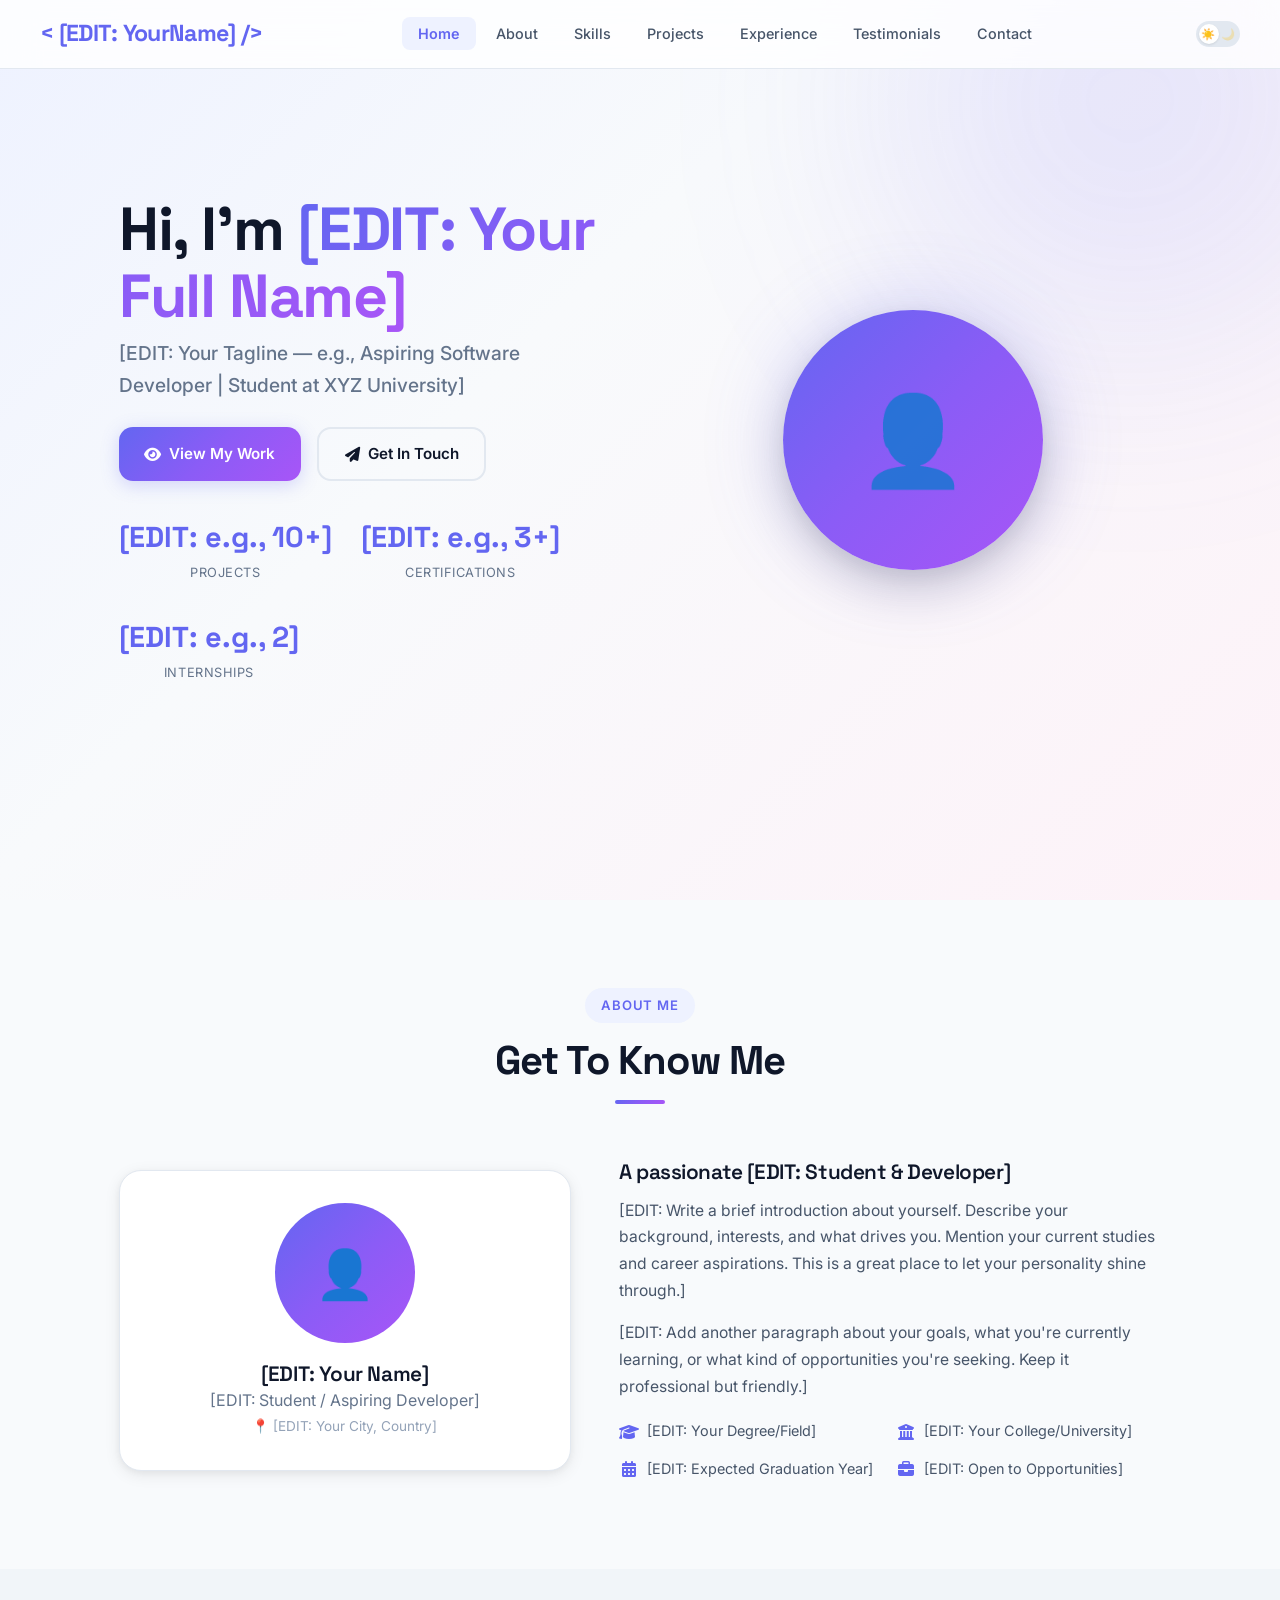
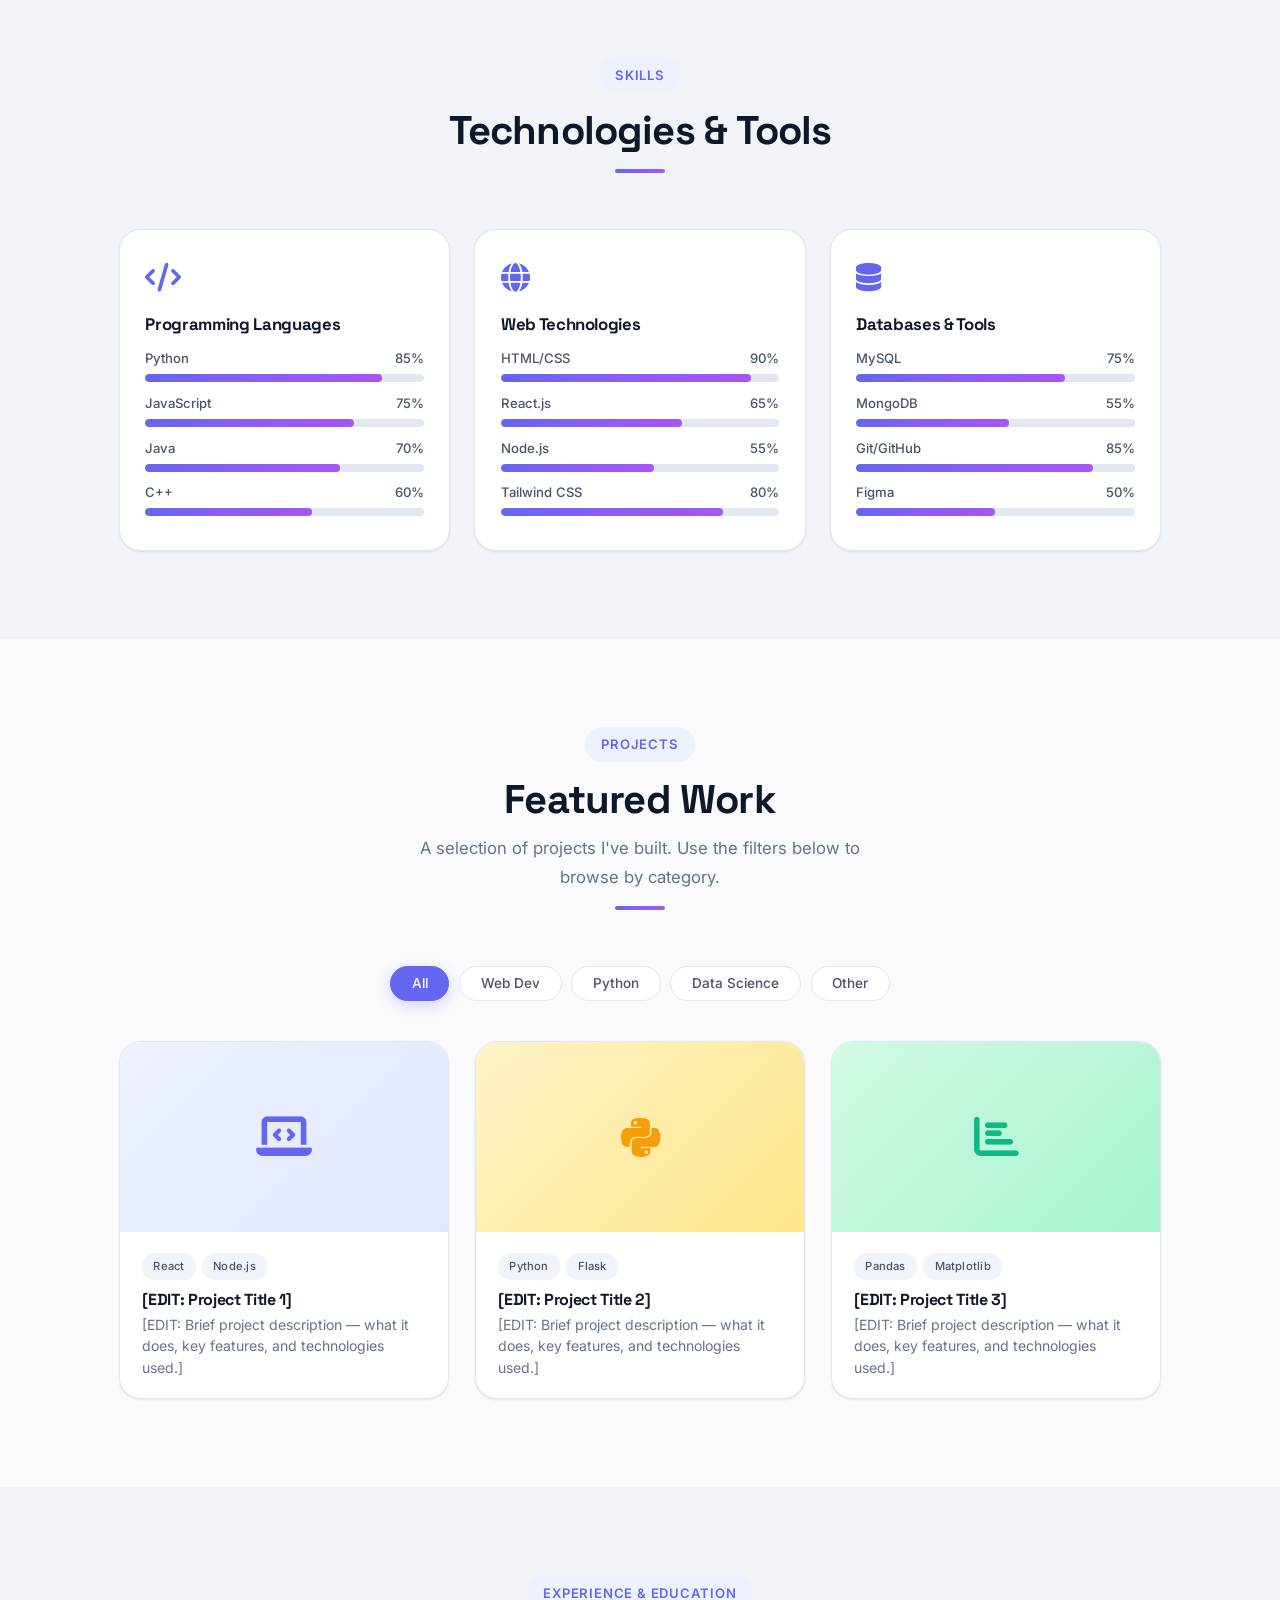
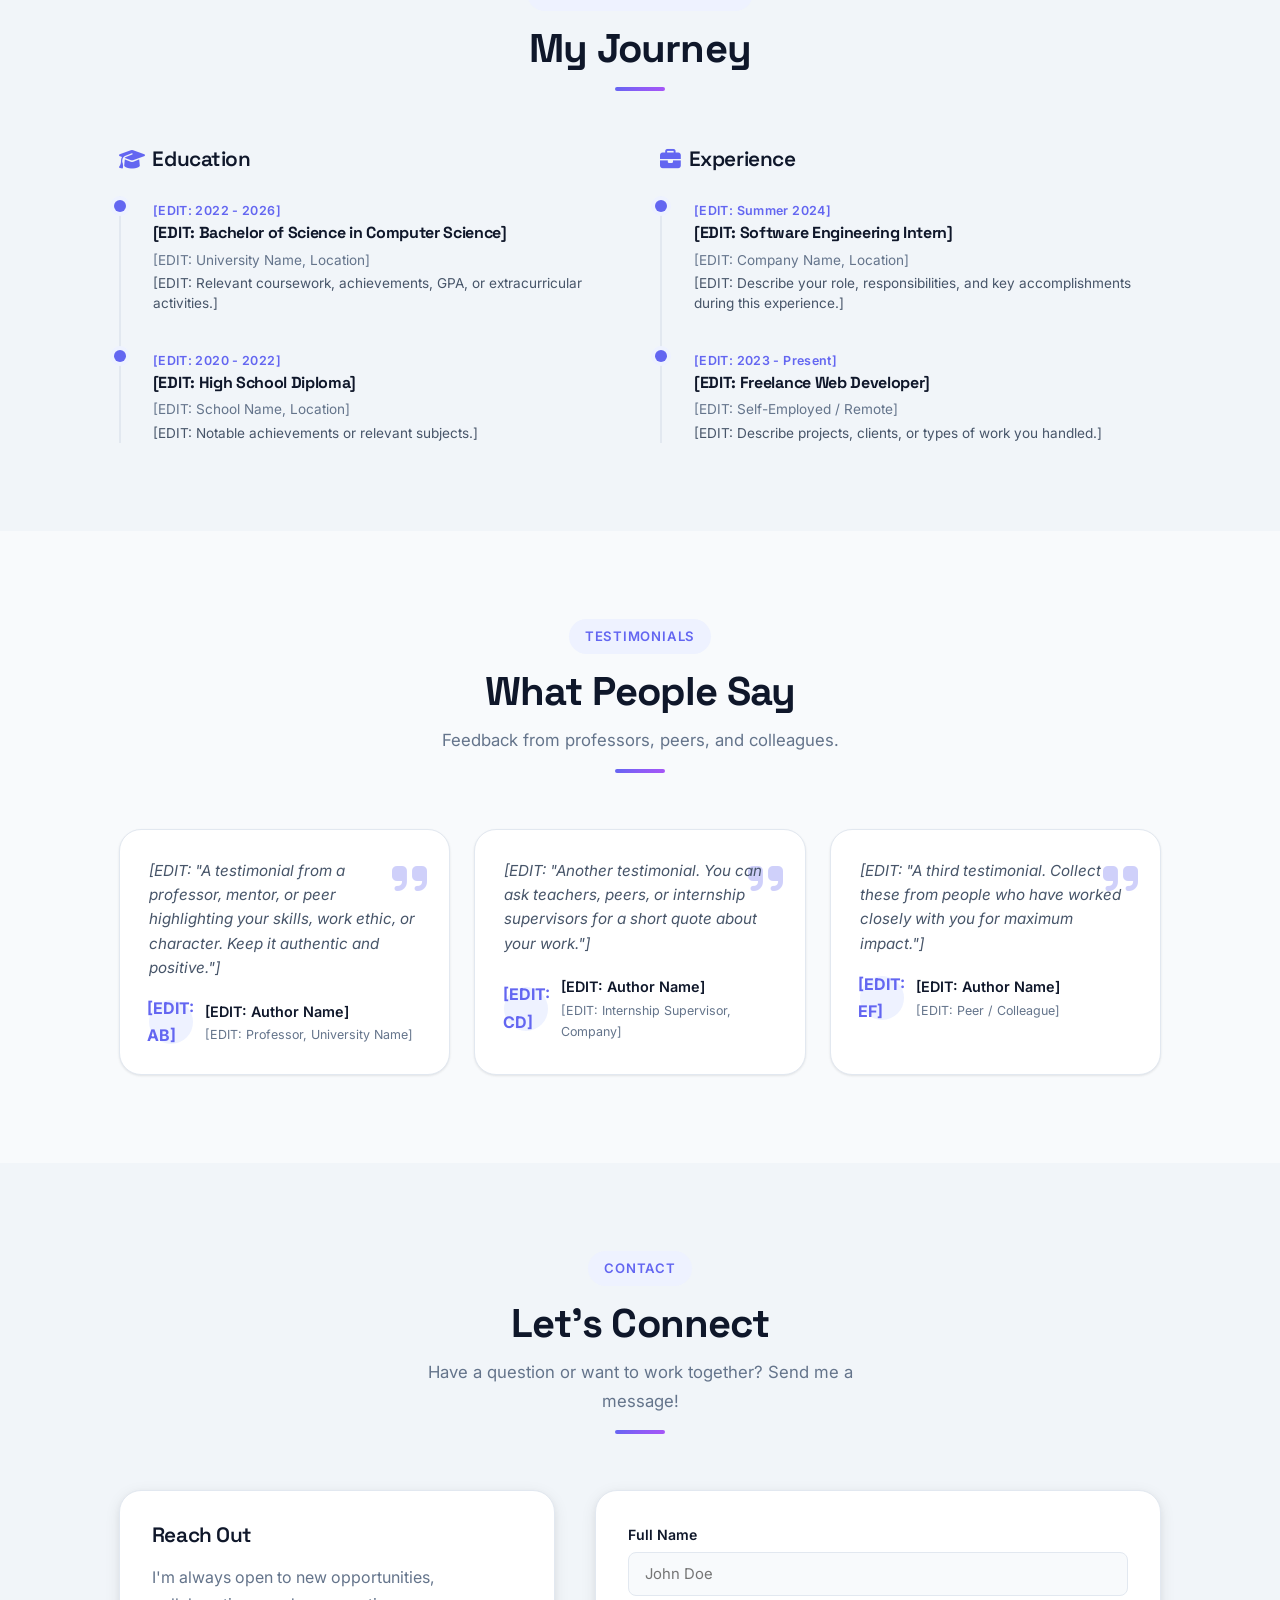
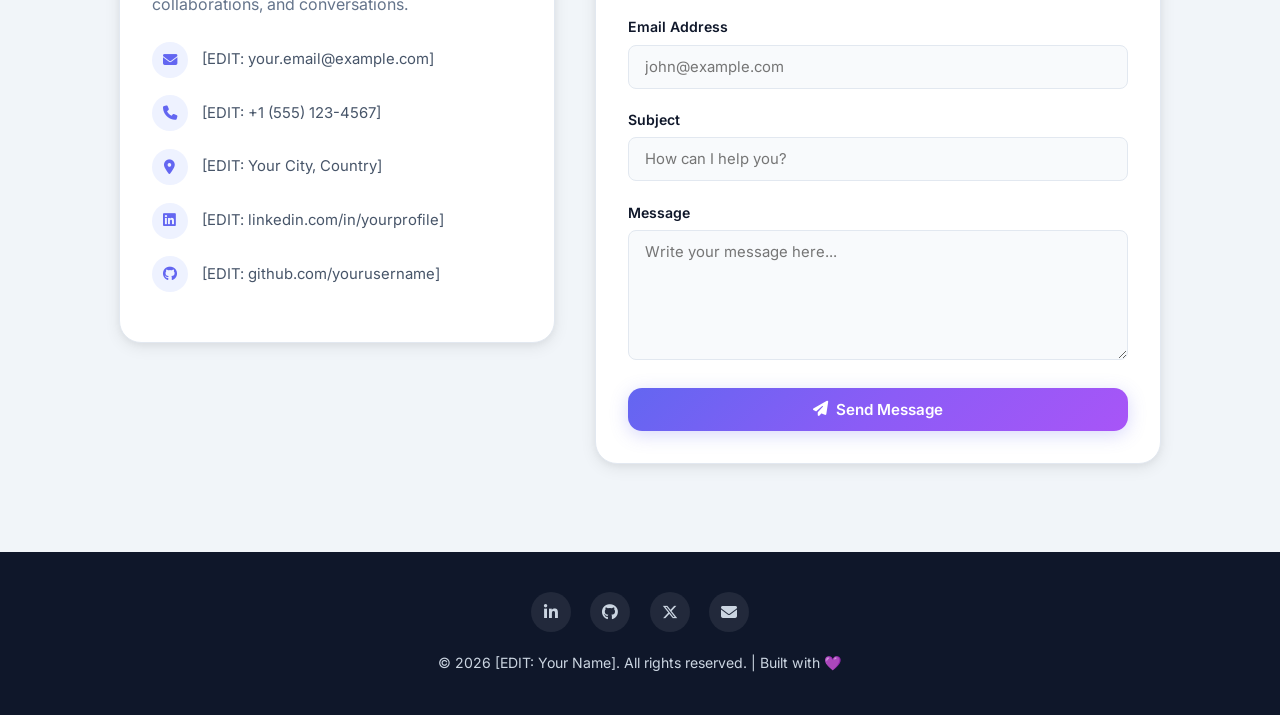
<file: index.html>
<!DOCTYPE html>
<html lang="en" data-theme="light">
<head>
    <meta charset="UTF-8">
    <meta name="viewport" content="width=device-width, initial-scale=1.0">
    <title>Portfolio | [EDIT: Your Name]</title>

    <!-- Google Fonts -->
    <link rel="preconnect" href="https://fonts.googleapis.com">
    <link rel="preconnect" href="https://fonts.gstatic.com" crossorigin>
    <link href="https://fonts.googleapis.com/css2?family=Inter:wght@300;400;500;600;700;800;900&family=Space+Grotesk:wght@400;500;600;700&display=swap" rel="stylesheet">

    <!-- Font Awesome 6 Icons -->
    <link rel="stylesheet" href="https://cdnjs.cloudflare.com/ajax/libs/font-awesome/6.5.1/css/all.min.css">

    <style>
        /* ============ CSS CUSTOM PROPERTIES (Light & Dark Mode) ============ */
        :root {
            --font-primary: 'Inter', system-ui, -apple-system, sans-serif;
            --font-heading: 'Space Grotesk', 'Inter', system-ui, sans-serif;
            --transition-speed: 0.35s;
            --border-radius-sm: 8px;
            --border-radius-md: 14px;
            --border-radius-lg: 22px;
            --border-radius-xl: 28px;
            --shadow-sm: 0 1px 3px rgba(0, 0, 0, 0.06), 0 1px 2px rgba(0, 0, 0, 0.04);
            --shadow-md: 0 4px 16px rgba(0, 0, 0, 0.08), 0 2px 6px rgba(0, 0, 0, 0.04);
            --shadow-lg: 0 12px 32px rgba(0, 0, 0, 0.10), 0 4px 12px rgba(0, 0, 0, 0.05);
            --shadow-xl: 0 20px 48px rgba(0, 0, 0, 0.13), 0 8px 20px rgba(0, 0, 0, 0.06);
            --glass-bg: rgba(255, 255, 255, 0.65);
            --glass-border: rgba(255, 255, 255, 0.55);
            --glass-blur: blur(18px);
        }

        /* Light Theme (Default) */
        [data-theme="light"] {
            --bg-primary: #f8fafc;
            --bg-secondary: #ffffff;
            --bg-tertiary: #f1f5f9;
            --bg-card: #ffffff;
            --bg-glass: rgba(255, 255, 255, 0.7);
            --text-primary: #0f172a;
            --text-secondary: #475569;
            --text-tertiary: #64748b;
            --text-muted: #94a3b8;
            --accent: #6366f1;
            --accent-hover: #4f46e5;
            --accent-light: #eef2ff;
            --accent-glow: rgba(99, 102, 241, 0.25);
            --border: #e2e8f0;
            --border-light: #f1f5f9;
            --gradient-hero: linear-gradient(135deg, #eef2ff 0%, #f8fafc 40%, #fdf2f8 100%);
            --gradient-accent: linear-gradient(135deg, #6366f1 0%, #8b5cf6 50%, #a855f7 100%);
            --gradient-card-hover: linear-gradient(180deg, rgba(99, 102, 241, 0.03) 0%, rgba(139, 92, 246, 0.02) 100%);
            --nav-bg: rgba(255, 255, 255, 0.82);
            --toggle-bg: #e2e8f0;
            --toggle-dot: #ffffff;
            --tag-bg: #f1f5f9;
            --tag-text: #475569;
            --progress-bg: #e2e8f0;
            --card-border-hover: #6366f1;
            --input-bg: #f8fafc;
            --input-border: #e2e8f0;
            --input-focus-border: #6366f1;
            --footer-bg: #0f172a;
            --footer-text: #cbd5e1;
        }

        /* Dark Theme */
        [data-theme="dark"] {
            --bg-primary: #0b0f19;
            --bg-secondary: #111827;
            --bg-tertiary: #1a1f2e;
            --bg-card: #151a28;
            --bg-glass: rgba(21, 26, 40, 0.75);
            --text-primary: #f1f5f9;
            --text-secondary: #cbd5e1;
            --text-tertiary: #94a3b8;
            --text-muted: #64748b;
            --accent: #818cf8;
            --accent-hover: #6366f1;
            --accent-light: #1e1b4b;
            --accent-glow: rgba(129, 140, 248, 0.3);
            --border: #1e293b;
            --border-light: #1a1f2e;
            --gradient-hero: linear-gradient(135deg, #0f172a 0%, #0b0f19 40%, #1a0f2e 100%);
            --gradient-accent: linear-gradient(135deg, #818cf8 0%, #a78bfa 50%, #c084fc 100%);
            --gradient-card-hover: linear-gradient(180deg, rgba(129, 140, 248, 0.04) 0%, rgba(167, 139, 250, 0.03) 100%);
            --nav-bg: rgba(11, 15, 25, 0.85);
            --toggle-bg: #334155;
            --toggle-dot: #818cf8;
            --tag-bg: #1e293b;
            --tag-text: #cbd5e1;
            --progress-bg: #1e293b;
            --card-border-hover: #818cf8;
            --input-bg: #1a1f2e;
            --input-border: #334155;
            --input-focus-border: #818cf8;
            --footer-bg: #060910;
            --footer-text: #94a3b8;
        }

        /* ============ GLOBAL RESET & BASE STYLES ============ */
        *,
        *::before,
        *::after {
            box-sizing: border-box;
            margin: 0;
            padding: 0;
        }

        html {
            scroll-behavior: smooth;
            scroll-padding-top: 85px;
            font-size: 16px;
        }

        body {
            font-family: var(--font-primary);
            background-color: var(--bg-primary);
            color: var(--text-primary);
            line-height: 1.7;
            transition: background-color var(--transition-speed) ease, color var(--transition-speed) ease;
            overflow-x: hidden;
            -webkit-font-smoothing: antialiased;
            -moz-osx-font-smoothing: grayscale;
        }

        /* ============ TYPOGRAPHY ============ */
        h1,
        h2,
        h3,
        h4,
        h5,
        h6 {
            font-family: var(--font-heading);
            font-weight: 700;
            line-height: 1.2;
            letter-spacing: -0.02em;
        }
        h1 {
            font-size: clamp(2.4rem, 5vw, 3.8rem);
            font-weight: 800;
        }
        h2 {
            font-size: clamp(1.8rem, 3.5vw, 2.5rem);
            font-weight: 700;
        }
        h3 {
            font-size: 1.3rem;
            font-weight: 600;
        }
        a {
            text-decoration: none;
            color: inherit;
            transition: color var(--transition-speed) ease;
        }
        img {
            max-width: 100%;
            display: block;
        }

        /* ============ NAVIGATION ============ */
        .navbar {
            position: fixed;
            top: 0;
            left: 0;
            right: 0;
            z-index: 1000;
            background: var(--nav-bg);
            backdrop-filter: var(--glass-blur);
            -webkit-backdrop-filter: var(--glass-blur);
            border-bottom: 1px solid var(--border);
            transition: all var(--transition-speed) ease;
            padding: 0 1.5rem;
        }
        .navbar.scrolled {
            box-shadow: var(--shadow-md);
        }
        .nav-container {
            max-width: 1200px;
            margin: 0 auto;
            display: flex;
            align-items: center;
            justify-content: space-between;
            height: 68px;
        }
        .nav-logo {
            font-family: var(--font-heading);
            font-size: 1.45rem;
            font-weight: 700;
            color: var(--accent);
            letter-spacing: -0.03em;
            white-space: nowrap;
        }
        .nav-links {
            display: flex;
            list-style: none;
            gap: 0.25rem;
            align-items: center;
        }
        .nav-links a {
            padding: 0.5rem 1rem;
            border-radius: var(--border-radius-sm);
            font-size: 0.9rem;
            font-weight: 500;
            color: var(--text-secondary);
            transition: all var(--transition-speed) ease;
            position: relative;
            white-space: nowrap;
        }
        .nav-links a:hover,
        .nav-links a.active {
            color: var(--accent);
            background: var(--accent-light);
        }
        .nav-links a.active {
            font-weight: 600;
        }
        /* Hamburger */
        .hamburger {
            display: none;
            flex-direction: column;
            cursor: pointer;
            gap: 5px;
            z-index: 1001;
            background: none;
            border: none;
            padding: 6px;
        }
        .hamburger span {
            display: block;
            width: 26px;
            height: 2.5px;
            background: var(--text-primary);
            border-radius: 3px;
            transition: all var(--transition-speed) ease;
        }
        .hamburger.active span:nth-child(1) {
            transform: rotate(45deg) translate(5px, 5px);
        }
        .hamburger.active span:nth-child(2) {
            opacity: 0;
        }
        .hamburger.active span:nth-child(3) {
            transform: rotate(-45deg) translate(5px, -5px);
        }

        /* Dark Mode Toggle */
        .theme-toggle {
            background: var(--toggle-bg);
            border: none;
            width: 44px;
            height: 26px;
            border-radius: 13px;
            cursor: pointer;
            position: relative;
            transition: background var(--transition-speed) ease;
            flex-shrink: 0;
            margin-left: 0.5rem;
        }
        .theme-toggle::after {
            content: '';
            position: absolute;
            top: 3px;
            left: 3px;
            width: 20px;
            height: 20px;
            background: var(--toggle-dot);
            border-radius: 50%;
            transition: transform var(--transition-speed) ease;
            box-shadow: var(--shadow-sm);
        }
        [data-theme="dark"] .theme-toggle::after {
            transform: translateX(18px);
        }
        .theme-icon {
            position: absolute;
            top: 50%;
            transform: translateY(-50%);
            font-size: 0.7rem;
            pointer-events: none;
            z-index: 1;
            transition: opacity var(--transition-speed) ease;
        }
        .theme-icon.sun {
            left: 5px;
            opacity: 1;
        }
        .theme-icon.moon {
            right: 5px;
            opacity: 0.3;
        }
        [data-theme="dark"] .theme-icon.sun {
            opacity: 0.3;
        }
        [data-theme="dark"] .theme-icon.moon {
            opacity: 1;
        }

        /* ============ LAYOUT ============ */
        .container {
            max-width: 1100px;
            margin: 0 auto;
            padding: 0 1.8rem;
        }
        section {
            padding: 5.5rem 0;
            position: relative;
        }
        .section-header {
            text-align: center;
            margin-bottom: 3.5rem;
        }
        .section-header .tag {
            display: inline-block;
            font-size: 0.82rem;
            font-weight: 600;
            text-transform: uppercase;
            letter-spacing: 0.06em;
            color: var(--accent);
            background: var(--accent-light);
            padding: 0.4rem 1rem;
            border-radius: 20px;
            margin-bottom: 0.9rem;
        }
        .section-header h2 {
            margin-bottom: 0.6rem;
        }
        .section-header .subtitle {
            color: var(--text-tertiary);
            font-size: 1.05rem;
            max-width: 500px;
            margin: 0 auto;
        }
        .divider-accent {
            width: 50px;
            height: 4px;
            background: var(--gradient-accent);
            border-radius: 2px;
            margin: 0.9rem auto 0;
        }

        /* ============ HERO SECTION ============ */
        .hero {
            min-height: 100vh;
            display: flex;
            align-items: center;
            background: var(--gradient-hero);
            padding-top: 68px;
            position: relative;
            overflow: hidden;
        }
        .hero::before {
            content: '';
            position: absolute;
            width: 500px;
            height: 500px;
            border-radius: 50%;
            background: var(--accent-glow);
            filter: blur(120px);
            top: -150px;
            right: -100px;
            pointer-events: none;
            opacity: 0.5;
        }
        .hero .container {
            display: grid;
            grid-template-columns: 1fr 1fr;
            gap: 3rem;
            align-items: center;
            position: relative;
            z-index: 1;
        }
        .hero-content h1 {
            line-height: 1.1;
            margin-bottom: 0.4rem;
        }
        .hero-content .highlight {
            background: var(--gradient-accent);
            -webkit-background-clip: text;
            background-clip: text;
            -webkit-text-fill-color: transparent;
        }
        .hero-content .tagline {
            font-size: 1.2rem;
            color: var(--text-tertiary);
            margin-bottom: 1.6rem;
            font-weight: 500;
        }
        .hero-buttons {
            display: flex;
            gap: 1rem;
            flex-wrap: wrap;
        }
        .btn {
            display: inline-flex;
            align-items: center;
            gap: 0.5rem;
            padding: 0.75rem 1.6rem;
            border-radius: var(--border-radius-md);
            font-weight: 600;
            font-size: 0.95rem;
            cursor: pointer;
            border: none;
            transition: all var(--transition-speed) ease;
            text-align: center;
            font-family: var(--font-primary);
        }
        .btn-primary {
            background: var(--gradient-accent);
            color: #fff;
            box-shadow: 0 4px 18px var(--accent-glow);
        }
        .btn-primary:hover {
            transform: translateY(-2px);
            box-shadow: 0 8px 28px var(--accent-glow);
        }
        .btn-outline {
            background: transparent;
            border: 2px solid var(--border);
            color: var(--text-primary);
        }
        .btn-outline:hover {
            border-color: var(--accent);
            color: var(--accent);
            background: var(--accent-light);
        }
        .hero-image-wrapper {
            display: flex;
            justify-content: center;
            align-items: center;
        }
        .hero-image {
            width: 260px;
            height: 260px;
            border-radius: 50%;
            background: var(--gradient-accent);
            display: flex;
            align-items: center;
            justify-content: center;
            font-size: 5rem;
            color: #fff;
            box-shadow: var(--shadow-xl), 0 0 80px var(--accent-glow);
            position: relative;
            overflow: hidden;
        }
        .hero-image img {
            width: 100%;
            height: 100%;
            object-fit: cover;
            border-radius: 50%;
        }
        .hero-image .placeholder-icon {
            font-size: 5.5rem;
            color: rgba(255, 255, 255, 0.85);
        }
        .hero-stats {
            display: flex;
            gap: 1.8rem;
            margin-top: 2rem;
            flex-wrap: wrap;
        }
        .hero-stat {
            text-align: center;
        }
        .hero-stat .number {
            font-family: var(--font-heading);
            font-size: 1.8rem;
            font-weight: 700;
            color: var(--accent);
        }
        .hero-stat .label {
            font-size: 0.8rem;
            color: var(--text-tertiary);
            text-transform: uppercase;
            letter-spacing: 0.04em;
        }

        /* ============ ABOUT SECTION ============ */
        .about-grid {
            display: grid;
            grid-template-columns: 1fr 1.2fr;
            gap: 3rem;
            align-items: center;
        }
        .about-image-card {
            background: var(--bg-card);
            border-radius: var(--border-radius-lg);
            padding: 2rem;
            text-align: center;
            box-shadow: var(--shadow-md);
            border: 1px solid var(--border);
            transition: all var(--transition-speed) ease;
        }
        .about-image-card:hover {
            box-shadow: var(--shadow-lg);
            border-color: var(--card-border-hover);
        }
        .about-avatar {
            width: 140px;
            height: 140px;
            border-radius: 50%;
            background: var(--gradient-accent);
            margin: 0 auto 1.2rem;
            display: flex;
            align-items: center;
            justify-content: center;
            font-size: 3rem;
            color: #fff;
            overflow: hidden;
        }
        .about-avatar img {
            width: 100%;
            height: 100%;
            object-fit: cover;
            border-radius: 50%;
        }
        .about-text h3 {
            margin-bottom: 0.8rem;
        }
        .about-text p {
            color: var(--text-secondary);
            margin-bottom: 1rem;
            font-size: 0.98rem;
        }
        .about-highlights {
            display: grid;
            grid-template-columns: 1fr 1fr;
            gap: 0.8rem;
            margin-top: 1.2rem;
        }
        .about-highlight-item {
            display: flex;
            align-items: center;
            gap: 0.5rem;
            font-size: 0.9rem;
            color: var(--text-secondary);
        }
        .about-highlight-item i {
            color: var(--accent);
            font-size: 1rem;
            width: 20px;
            text-align: center;
        }

        /* ============ SKILLS SECTION ============ */
        .skills-grid {
            display: grid;
            grid-template-columns: repeat(auto-fit, minmax(280px, 1fr));
            gap: 1.5rem;
        }
        .skill-card {
            background: var(--bg-card);
            border-radius: var(--border-radius-lg);
            padding: 1.5rem 1.6rem;
            border: 1px solid var(--border);
            box-shadow: var(--shadow-sm);
            transition: all var(--transition-speed) ease;
        }
        .skill-card:hover {
            box-shadow: var(--shadow-lg);
            border-color: var(--card-border-hover);
            transform: translateY(-3px);
        }
        .skill-card .skill-icon {
            font-size: 1.8rem;
            margin-bottom: 0.7rem;
            color: var(--accent);
        }
        .skill-card h4 {
            margin-bottom: 0.8rem;
            font-size: 1.05rem;
        }
        .skill-bar-wrapper {
            margin-bottom: 0.6rem;
        }
        .skill-bar-label {
            display: flex;
            justify-content: space-between;
            font-size: 0.82rem;
            margin-bottom: 0.3rem;
            color: var(--text-secondary);
            font-weight: 500;
        }
        .skill-bar {
            height: 8px;
            background: var(--progress-bg);
            border-radius: 4px;
            overflow: hidden;
        }
        .skill-bar-fill {
            height: 100%;
            background: var(--gradient-accent);
            border-radius: 4px;
            width: 0%;
            transition: width 1.4s cubic-bezier(0.25, 0.46, 0.45, 0.94);
        }
        /*.skill-bar-fill.animated {
             width set via inline style 
        } */

        /* ============ PROJECTS SECTION ============ */
        .filter-buttons {
            display: flex;
            justify-content: center;
            gap: 0.6rem;
            flex-wrap: wrap;
            margin-bottom: 2.5rem;
        }
        .filter-btn {
            padding: 0.55rem 1.3rem;
            border-radius: 20px;
            border: 1.5px solid var(--border);
            background: var(--bg-card);
            color: var(--text-secondary);
            cursor: pointer;
            font-size: 0.85rem;
            font-weight: 500;
            transition: all var(--transition-speed) ease;
            font-family: var(--font-primary);
        }
        .filter-btn:hover,
        .filter-btn.active {
            background: var(--accent);
            color: #fff;
            border-color: var(--accent);
            box-shadow: 0 4px 14px var(--accent-glow);
        }
        .projects-grid {
            display: grid;
            grid-template-columns: repeat(auto-fill, minmax(320px, 1fr));
            gap: 1.6rem;
        }
        .project-card {
            background: var(--bg-card);
            border-radius: var(--border-radius-lg);
            overflow: hidden;
            border: 1px solid var(--border);
            box-shadow: var(--shadow-sm);
            transition: all var(--transition-speed) ease;
            cursor: pointer;
        }
        .project-card:hover {
            box-shadow: var(--shadow-xl);
            border-color: var(--card-border-hover);
            transform: translateY(-5px);
            background: var(--gradient-card-hover);
        }
        .project-card-image {
            height: 190px;
            background: var(--bg-tertiary);
            display: flex;
            align-items: center;
            justify-content: center;
            font-size: 2.8rem;
            color: var(--text-muted);
            position: relative;
            overflow: hidden;
        }
        .project-card-image .project-overlay {
            position: absolute;
            inset: 0;
            background: var(--gradient-accent);
            opacity: 0;
            transition: opacity var(--transition-speed) ease;
            display: flex;
            align-items: center;
            justify-content: center;
            gap: 0.8rem;
        }
        .project-card:hover .project-overlay {
            opacity: 0.9;
        }
        .project-overlay a {
            background: #fff;
            color: var(--accent);
            width: 40px;
            height: 40px;
            border-radius: 50%;
            display: flex;
            align-items: center;
            justify-content: center;
            font-size: 1rem;
            transition: transform var(--transition-speed) ease;
        }
        .project-overlay a:hover {
            transform: scale(1.15);
        }
        .project-card-body {
            padding: 1.3rem 1.4rem;
        }
        .project-card-body .project-tags {
            display: flex;
            gap: 0.4rem;
            flex-wrap: wrap;
            margin-bottom: 0.6rem;
        }
        .project-tag {
            font-size: 0.7rem;
            background: var(--tag-bg);
            color: var(--tag-text);
            padding: 0.25rem 0.7rem;
            border-radius: 12px;
            font-weight: 500;
            letter-spacing: 0.02em;
        }
        .project-card-body h4 {
            margin-bottom: 0.35rem;
        }
        .project-card-body p {
            font-size: 0.88rem;
            color: var(--text-tertiary);
            line-height: 1.5;
        }
        .project-card.hidden {
            display: none;
        }

        /* ============ EXPERIENCE / TIMELINE ============ */
        .timeline-grid {
            display: grid;
            grid-template-columns: 1fr 1fr;
            gap: 2.5rem;
        }
        .timeline-col h3 {
            margin-bottom: 1.5rem;
            display: flex;
            align-items: center;
            gap: 0.5rem;
        }
        .timeline-item {
            position: relative;
            padding-left: 2rem;
            border-left: 2px solid var(--border);
            padding-bottom: 2rem;
            transition: border-color var(--transition-speed) ease;
        }
        .timeline-item:last-child {
            padding-bottom: 0;
        }
        .timeline-item::before {
            content: '';
            position: absolute;
            left: -7px;
            top: 4px;
            width: 12px;
            height: 12px;
            border-radius: 50%;
            background: var(--accent);
            box-shadow: 0 0 0 4px var(--accent-light);
            transition: all var(--transition-speed) ease;
        }
        .timeline-item:hover {
            border-left-color: var(--accent);
        }
        .timeline-item .timeline-date {
            font-size: 0.78rem;
            color: var(--accent);
            font-weight: 600;
            letter-spacing: 0.03em;
            margin-bottom: 0.2rem;
        }
        .timeline-item h4 {
            font-size: 1rem;
            margin-bottom: 0.2rem;
        }
        .timeline-item .timeline-place {
            font-size: 0.85rem;
            color: var(--text-tertiary);
            margin-bottom: 0.4rem;
        }
        .timeline-item p {
            font-size: 0.85rem;
            color: var(--text-secondary);
            line-height: 1.5;
        }

        /* ============ TESTIMONIALS ============ */
        .testimonials-grid {
            display: grid;
            grid-template-columns: repeat(auto-fill, minmax(300px, 1fr));
            gap: 1.5rem;
        }
        .testimonial-card {
            background: var(--bg-card);
            border-radius: var(--border-radius-lg);
            padding: 1.8rem;
            border: 1px solid var(--border);
            box-shadow: var(--shadow-sm);
            transition: all var(--transition-speed) ease;
            position: relative;
        }
        .testimonial-card:hover {
            box-shadow: var(--shadow-lg);
            border-color: var(--card-border-hover);
            transform: translateY(-3px);
        }
        .testimonial-card .quote-icon {
            font-size: 2.5rem;
            color: var(--accent);
            opacity: 0.3;
            position: absolute;
            top: 1rem;
            right: 1.3rem;
        }
        .testimonial-card .testimonial-text {
            font-size: 0.95rem;
            color: var(--text-secondary);
            margin-bottom: 1.2rem;
            font-style: italic;
            line-height: 1.6;
            position: relative;
            z-index: 1;
        }
        .testimonial-author {
            display: flex;
            align-items: center;
            gap: 0.8rem;
        }
        .testimonial-author .author-avatar {
            width: 44px;
            height: 44px;
            border-radius: 50%;
            background: var(--accent-light);
            display: flex;
            align-items: center;
            justify-content: center;
            font-weight: 700;
            color: var(--accent);
            font-size: 1rem;
            flex-shrink: 0;
        }
        .testimonial-author .author-info .author-name {
            font-weight: 600;
            font-size: 0.9rem;
        }
        .testimonial-author .author-info .author-role {
            font-size: 0.78rem;
            color: var(--text-tertiary);
        }

        /* ============ CONTACT SECTION ============ */
        .contact-grid {
            display: grid;
            grid-template-columns: 1fr 1.3fr;
            gap: 2.5rem;
            align-items: start;
        }
        .contact-info-card {
            background: var(--bg-card);
            border-radius: var(--border-radius-lg);
            padding: 2rem;
            border: 1px solid var(--border);
            box-shadow: var(--shadow-md);
        }
        .contact-info-card h3 {
            margin-bottom: 1rem;
        }
        .contact-info-item {
            display: flex;
            align-items: center;
            gap: 0.9rem;
            margin-bottom: 1.1rem;
            color: var(--text-secondary);
            font-size: 0.93rem;
        }
        .contact-info-item i {
            width: 36px;
            height: 36px;
            background: var(--accent-light);
            border-radius: 50%;
            display: flex;
            align-items: center;
            justify-content: center;
            color: var(--accent);
            font-size: 0.9rem;
            flex-shrink: 0;
        }
        .contact-form-card {
            background: var(--bg-card);
            border-radius: var(--border-radius-lg);
            padding: 2rem;
            border: 1px solid var(--border);
            box-shadow: var(--shadow-md);
        }
        .form-group {
            margin-bottom: 1.2rem;
        }
        .form-group label {
            display: block;
            font-weight: 600;
            margin-bottom: 0.35rem;
            font-size: 0.88rem;
            color: var(--text-primary);
        }
        .form-group input,
        .form-group textarea {
            width: 100%;
            padding: 0.75rem 1rem;
            border-radius: var(--border-radius-sm);
            border: 1.5px solid var(--input-border);
            background: var(--input-bg);
            color: var(--text-primary);
            font-size: 0.93rem;
            font-family: var(--font-primary);
            transition: all var(--transition-speed) ease;
            resize: vertical;
        }
        .form-group input:focus,
        .form-group textarea:focus {
            outline: none;
            border-color: var(--input-focus-border);
            box-shadow: 0 0 0 3px var(--accent-light);
        }
        .form-group textarea {
            min-height: 130px;
        }
        .form-status {
            margin-top: 0.8rem;
            font-size: 0.88rem;
            font-weight: 500;
            display: none;
        }
        .form-status.success {
            display: block;
            color: #10b981;
        }
        .form-status.error {
            display: block;
            color: #ef4444;
        }

        /* ============ FOOTER ============ */
        .footer {
            background: var(--footer-bg);
            color: var(--footer-text);
            padding: 2.5rem 0;
            text-align: center;
            font-size: 0.88rem;
        }
        .footer .social-links {
            display: flex;
            justify-content: center;
            gap: 1.2rem;
            margin-bottom: 1.2rem;
        }
        .footer .social-links a {
            width: 40px;
            height: 40px;
            border-radius: 50%;
            background: rgba(255, 255, 255, 0.08);
            display: flex;
            align-items: center;
            justify-content: center;
            color: #cbd5e1;
            transition: all var(--transition-speed) ease;
            font-size: 1rem;
        }
        .footer .social-links a:hover {
            background: var(--accent);
            color: #fff;
            transform: translateY(-3px);
        }

        /* ============ BACK TO TOP ============ */
        .back-to-top {
            position: fixed;
            bottom: 30px;
            right: 30px;
            width: 44px;
            height: 44px;
            border-radius: 50%;
            background: var(--accent);
            color: #fff;
            border: none;
            cursor: pointer;
            font-size: 1.1rem;
            box-shadow: var(--shadow-lg);
            opacity: 0;
            visibility: hidden;
            transform: translateY(20px);
            transition: all var(--transition-speed) ease;
            z-index: 999;
            display: flex;
            align-items: center;
            justify-content: center;
        }
        .back-to-top.visible {
            opacity: 1;
            visibility: visible;
            transform: translateY(0);
        }
        .back-to-top:hover {
            transform: translateY(-4px);
            box-shadow: var(--shadow-xl);
        }

        /* ============ ANIMATIONS (Scroll Reveal) ============ */
        .reveal {
            opacity: 0;
            transform: translateY(35px);
            transition: opacity 0.7s ease, transform 0.7s cubic-bezier(0.22, 0.61, 0.36, 1);
        }
        .reveal.revealed {
            opacity: 1;
            transform: translateY(0);
        }
        .reveal-delay-1 {
            transition-delay: 0.1s;
        }
        .reveal-delay-2 {
            transition-delay: 0.2s;
        }
        .reveal-delay-3 {
            transition-delay: 0.3s;
        }
        .reveal-delay-4 {
            transition-delay: 0.4s;
        }

        /* ============ RESPONSIVE DESIGN ============ */
        @media (max-width: 900px) {
            .hero .container {
                grid-template-columns: 1fr;
                text-align: center;
            }
            .hero-image-wrapper {
                order: -1;
            }
            .hero-image {
                width: 200px;
                height: 200px;
                font-size: 3.5rem;
            }
            .hero-stats {
                justify-content: center;
            }
            .hero-buttons {
                justify-content: center;
            }
            .about-grid {
                grid-template-columns: 1fr;
            }
            .timeline-grid {
                grid-template-columns: 1fr;
                gap: 2rem;
            }
            .contact-grid {
                grid-template-columns: 1fr;
            }
            .projects-grid {
                grid-template-columns: 1fr;
            }
            .nav-links {
                position: fixed;
                top: 0;
                right: -100%;
                width: 270px;
                height: 100vh;
                background: var(--bg-secondary);
                flex-direction: column;
                padding: 100px 2rem 2rem;
                gap: 0.5rem;
                transition: right var(--transition-speed) ease;
                box-shadow: var(--shadow-xl);
                border-left: 1px solid var(--border);
            }
            .nav-links.active {
                right: 0;
            }
            .hamburger {
                display: flex;
            }
            .nav-links a {
                width: 100%;
                padding: 0.7rem 1rem;
            }
        }
        @media (max-width: 500px) {
            .hero-image {
                width: 150px;
                height: 150px;
                font-size: 2.5rem;
            }
            .filter-buttons {
                gap: 0.4rem;
            }
            .filter-btn {
                padding: 0.45rem 1rem;
                font-size: 0.78rem;
            }
        }
    </style>
</head>
<body>

    <!-- ==================== NAVIGATION ==================== -->
    <nav class="navbar" id="navbar">
        <div class="nav-container">
            <a href="#hero" class="nav-logo">&lt; [EDIT: YourName] /&gt;</a>
            <ul class="nav-links" id="navLinks">
                <li><a href="#hero" class="active" data-section="hero">Home</a></li>
                <li><a href="#about" data-section="about">About</a></li>
                <li><a href="#skills" data-section="skills">Skills</a></li>
                <li><a href="#projects" data-section="projects">Projects</a></li>
                <li><a href="#experience" data-section="experience">Experience</a></li>
                <li><a href="#testimonials" data-section="testimonials">Testimonials</a></li>
                <li><a href="#contact" data-section="contact">Contact</a></li>
            </ul>
            <button class="theme-toggle" id="themeToggle" aria-label="Toggle dark mode">
                <span class="theme-icon sun">☀️</span>
                <span class="theme-icon moon">🌙</span>
            </button>
            <button class="hamburger" id="hamburger" aria-label="Menu">
                <span></span><span></span><span></span>
            </button>
        </div>
    </nav>

    <!-- ==================== HERO SECTION ==================== -->
    <section class="hero" id="hero">
        <div class="container">
            <div class="hero-content reveal">
                <h1>Hi, I'm <span class="highlight">[EDIT: Your Full Name]</span></h1>
                <p class="tagline">[EDIT: Your Tagline — e.g., Aspiring Software Developer | Student at XYZ University]</p>
                <div class="hero-buttons">
                    <a href="#projects" class="btn btn-primary"><i class="fas fa-eye"></i> View My Work</a>
                    <a href="#contact" class="btn btn-outline"><i class="fas fa-paper-plane"></i> Get In Touch</a>
                </div>
                <div class="hero-stats">
                    <div class="hero-stat"><div class="number">[EDIT: e.g., 10+]</div><div class="label">Projects</div></div>
                    <div class="hero-stat"><div class="number">[EDIT: e.g., 3+]</div><div class="label">Certifications</div></div>
                    <div class="hero-stat"><div class="number">[EDIT: e.g., 2]</div><div class="label">Internships</div></div>
                </div>
            </div>
            <div class="hero-image-wrapper reveal reveal-delay-2">
                <div class="hero-image">
                    <!-- [EDIT] Replace with your photo: <img src="your-photo.jpg" alt="Profile Photo"> -->
                    <span class="placeholder-icon" title="Replace with your photo">👤</span>
                </div>
            </div>
        </div>
    </section>

    <!-- ==================== ABOUT SECTION ==================== -->
    <section id="about">
        <div class="container">
            <div class="section-header reveal">
                <span class="tag">About Me</span>
                <h2>Get To Know Me</h2>
                <div class="divider-accent"></div>
            </div>
            <div class="about-grid">
                <div class="about-image-card reveal reveal-delay-1">
                    <div class="about-avatar">
                        <!-- [EDIT] Replace with your photo: <img src="your-photo.jpg" alt="Avatar"> -->
                        <span title="Replace with your photo">👤</span>
                    </div>
                    <h3>[EDIT: Your Name]</h3>
                    <p style="color:var(--text-tertiary);">[EDIT: Student / Aspiring Developer]</p>
                    <p style="font-size:0.85rem;color:var(--text-muted);">📍 [EDIT: Your City, Country]</p>
                </div>
                <div class="about-text reveal reveal-delay-2">
                    <h3>A passionate <span class="highlight">[EDIT: Student & Developer]</span></h3>
                    <p>
                        [EDIT: Write a brief introduction about yourself. Describe your background, interests, and
                        what drives you. Mention your current studies and career aspirations. This is a great place to
                        let your personality shine through.]
                    </p>
                    <p>
                        [EDIT: Add another paragraph about your goals, what you're currently learning, or what kind of
                        opportunities you're seeking. Keep it professional but friendly.]
                    </p>
                    <div class="about-highlights">
                        <div class="about-highlight-item"><i class="fas fa-graduation-cap"></i> [EDIT: Your Degree/Field]</div>
                        <div class="about-highlight-item"><i class="fas fa-university"></i> [EDIT: Your College/University]</div>
                        <div class="about-highlight-item"><i class="fas fa-calendar-alt"></i> [EDIT: Expected Graduation Year]</div>
                        <div class="about-highlight-item"><i class="fas fa-briefcase"></i> [EDIT: Open to Opportunities]</div>
                    </div>
                </div>
            </div>
        </div>
    </section>

    <!-- ==================== SKILLS SECTION ==================== -->
    <section id="skills" style="background:var(--bg-tertiary);">
        <div class="container">
            <div class="section-header reveal">
                <span class="tag">Skills</span>
                <h2>Technologies & Tools</h2>
                <div class="divider-accent"></div>
            </div>
            <div class="skills-grid">
                <!-- Skill Card 1 -->
                <div class="skill-card reveal reveal-delay-1">
                    <div class="skill-icon"><i class="fas fa-code"></i></div>
                    <h4>Programming Languages</h4>
                    <!-- [EDIT] Update skill names and data-progress values (0-100) -->
                    <div class="skill-bar-wrapper"><div class="skill-bar-label"><span>Python</span><span>85%</span></div><div class="skill-bar"><div class="skill-bar-fill" data-progress="85" style="width:0%;"></div></div></div>
                    <div class="skill-bar-wrapper"><div class="skill-bar-label"><span>JavaScript</span><span>75%</span></div><div class="skill-bar"><div class="skill-bar-fill" data-progress="75" style="width:0%;"></div></div></div>
                    <div class="skill-bar-wrapper"><div class="skill-bar-label"><span>Java</span><span>70%</span></div><div class="skill-bar"><div class="skill-bar-fill" data-progress="70" style="width:0%;"></div></div></div>
                    <div class="skill-bar-wrapper"><div class="skill-bar-label"><span>C++</span><span>60%</span></div><div class="skill-bar"><div class="skill-bar-fill" data-progress="60" style="width:0%;"></div></div></div>
                </div>
                <!-- Skill Card 2 -->
                <div class="skill-card reveal reveal-delay-2">
                    <div class="skill-icon"><i class="fas fa-globe"></i></div>
                    <h4>Web Technologies</h4>
                    <div class="skill-bar-wrapper"><div class="skill-bar-label"><span>HTML/CSS</span><span>90%</span></div><div class="skill-bar"><div class="skill-bar-fill" data-progress="90" style="width:0%;"></div></div></div>
                    <div class="skill-bar-wrapper"><div class="skill-bar-label"><span>React.js</span><span>65%</span></div><div class="skill-bar"><div class="skill-bar-fill" data-progress="65" style="width:0%;"></div></div></div>
                    <div class="skill-bar-wrapper"><div class="skill-bar-label"><span>Node.js</span><span>55%</span></div><div class="skill-bar"><div class="skill-bar-fill" data-progress="55" style="width:0%;"></div></div></div>
                    <div class="skill-bar-wrapper"><div class="skill-bar-label"><span>Tailwind CSS</span><span>80%</span></div><div class="skill-bar"><div class="skill-bar-fill" data-progress="80" style="width:0%;"></div></div></div>
                </div>
                <!-- Skill Card 3 -->
                <div class="skill-card reveal reveal-delay-3">
                    <div class="skill-icon"><i class="fas fa-database"></i></div>
                    <h4>Databases & Tools</h4>
                    <div class="skill-bar-wrapper"><div class="skill-bar-label"><span>MySQL</span><span>75%</span></div><div class="skill-bar"><div class="skill-bar-fill" data-progress="75" style="width:0%;"></div></div></div>
                    <div class="skill-bar-wrapper"><div class="skill-bar-label"><span>MongoDB</span><span>55%</span></div><div class="skill-bar"><div class="skill-bar-fill" data-progress="55" style="width:0%;"></div></div></div>
                    <div class="skill-bar-wrapper"><div class="skill-bar-label"><span>Git/GitHub</span><span>85%</span></div><div class="skill-bar"><div class="skill-bar-fill" data-progress="85" style="width:0%;"></div></div></div>
                    <div class="skill-bar-wrapper"><div class="skill-bar-label"><span>Figma</span><span>50%</span></div><div class="skill-bar"><div class="skill-bar-fill" data-progress="50" style="width:0%;"></div></div></div>
                </div>
            </div>
        </div>
    </section>

    <!-- ==================== PROJECTS SECTION ==================== -->
    <section id="projects">
        <div class="container">
            <div class="section-header reveal">
                <span class="tag">Projects</span>
                <h2>Featured Work</h2>
                <p class="subtitle">A selection of projects I've built. Use the filters below to browse by category.</p>
                <div class="divider-accent"></div>
            </div>
            <!-- Filter Buttons -->
            <div class="filter-buttons reveal reveal-delay-1" id="filterButtons">
                <button class="filter-btn active" data-filter="all">All</button>
                <!-- [EDIT] Add/modify categories as needed -->
                <button class="filter-btn" data-filter="web">Web Dev</button>
                <button class="filter-btn" data-filter="python">Python</button>
                <button class="filter-btn" data-filter="data">Data Science</button>
                <button class="filter-btn" data-filter="other">Other</button>
            </div>
            <!-- Projects Grid -->
            <div class="projects-grid" id="projectsGrid">
                <!-- [EDIT] Project Card 1 -->
                <div class="project-card reveal reveal-delay-1" data-category="web">
                    <div class="project-card-image" style="background:linear-gradient(135deg,#eef2ff,#e0e7ff);">
                        <i class="fas fa-laptop-code" style="color:#6366f1;"></i>
                        <div class="project-overlay">
                            <a href="#" title="Live Demo"><i class="fas fa-external-link-alt"></i></a>
                            <a href="#" title="GitHub"><i class="fab fa-github"></i></a>
                        </div>
                    </div>
                    <div class="project-card-body">
                        <div class="project-tags"><span class="project-tag">React</span><span class="project-tag">Node.js</span></div>
                        <h4>[EDIT: Project Title 1]</h4>
                        <p>[EDIT: Brief project description — what it does, key features, and technologies used.]</p>
                    </div>
                </div>
                <!-- [EDIT] Project Card 2 -->
                <div class="project-card reveal reveal-delay-2" data-category="python">
                    <div class="project-card-image" style="background:linear-gradient(135deg,#fef3c7,#fde68a);">
                        <i class="fab fa-python" style="color:#f59e0b;"></i>
                        <div class="project-overlay">
                            <a href="#" title="Live Demo"><i class="fas fa-external-link-alt"></i></a>
                            <a href="#" title="GitHub"><i class="fab fa-github"></i></a>
                        </div>
                    </div>
                    <div class="project-card-body">
                        <div class="project-tags"><span class="project-tag">Python</span><span class="project-tag">Flask</span></div>
                        <h4>[EDIT: Project Title 2]</h4>
                        <p>[EDIT: Brief project description — what it does, key features, and technologies used.]</p>
                    </div>
                </div>
                <!-- [EDIT] Project Card 3 -->
                <div class="project-card reveal reveal-delay-3" data-category="data">
                    <div class="project-card-image" style="background:linear-gradient(135deg,#d1fae5,#a7f3d0);">
                        <i class="fas fa-chart-bar" style="color:#10b981;"></i>
                        <div class="project-overlay">
                            <a href="#" title="Live Demo"><i class="fas fa-external-link-alt"></i></a>
                            <a href="#" title="GitHub"><i class="fab fa-github"></i></a>
                        </div>
                    </div>
                    <div class="project-card-body">
                        <div class="project-tags"><span class="project-tag">Pandas</span><span class="project-tag">Matplotlib</span></div>
                        <h4>[EDIT: Project Title 3]</h4>
                        <p>[EDIT: Brief project description — what it does, key features, and technologies used.]</p>
                    </div>
                </div>
                <!-- [EDIT] Add more project cards here following the same structure -->
            </div>
        </div>
    </section>

    <!-- ==================== EXPERIENCE / RESUME SECTION ==================== -->
    <section id="experience" style="background:var(--bg-tertiary);">
        <div class="container">
            <div class="section-header reveal">
                <span class="tag">Experience & Education</span>
                <h2>My Journey</h2>
                <div class="divider-accent"></div>
            </div>
            <div class="timeline-grid">
                <!-- Education Column -->
                <div class="timeline-col reveal reveal-delay-1">
                    <h3><i class="fas fa-graduation-cap" style="color:var(--accent);"></i> Education</h3>
                    <!-- [EDIT] Education Entry 1 -->
                    <div class="timeline-item">
                        <span class="timeline-date">[EDIT: 2022 - 2026]</span>
                        <h4>[EDIT: Bachelor of Science in Computer Science]</h4>
                        <span class="timeline-place">[EDIT: University Name, Location]</span>
                        <p>[EDIT: Relevant coursework, achievements, GPA, or extracurricular activities.]</p>
                    </div>
                    <!-- [EDIT] Education Entry 2 -->
                    <div class="timeline-item">
                        <span class="timeline-date">[EDIT: 2020 - 2022]</span>
                        <h4>[EDIT: High School Diploma]</h4>
                        <span class="timeline-place">[EDIT: School Name, Location]</span>
                        <p>[EDIT: Notable achievements or relevant subjects.]</p>
                    </div>
                    <!-- [EDIT] Add more education entries as needed -->
                </div>
                <!-- Experience Column -->
                <div class="timeline-col reveal reveal-delay-2">
                    <h3><i class="fas fa-briefcase" style="color:var(--accent);"></i> Experience</h3>
                    <!-- [EDIT] Experience Entry 1 -->
                    <div class="timeline-item">
                        <span class="timeline-date">[EDIT: Summer 2024]</span>
                        <h4>[EDIT: Software Engineering Intern]</h4>
                        <span class="timeline-place">[EDIT: Company Name, Location]</span>
                        <p>[EDIT: Describe your role, responsibilities, and key accomplishments during this experience.]</p>
                    </div>
                    <!-- [EDIT] Experience Entry 2 -->
                    <div class="timeline-item">
                        <span class="timeline-date">[EDIT: 2023 - Present]</span>
                        <h4>[EDIT: Freelance Web Developer]</h4>
                        <span class="timeline-place">[EDIT: Self-Employed / Remote]</span>
                        <p>[EDIT: Describe projects, clients, or types of work you handled.]</p>
                    </div>
                    <!-- [EDIT] Add more experience entries as needed -->
                </div>
            </div>
        </div>
    </section>

    <!-- ==================== TESTIMONIALS SECTION ==================== -->
    <section id="testimonials">
        <div class="container">
            <div class="section-header reveal">
                <span class="tag">Testimonials</span>
                <h2>What People Say</h2>
                <p class="subtitle">Feedback from professors, peers, and colleagues.</p>
                <div class="divider-accent"></div>
            </div>
            <div class="testimonials-grid">
                <!-- [EDIT] Testimonial 1 -->
                <div class="testimonial-card reveal reveal-delay-1">
                    <span class="quote-icon"><i class="fas fa-quote-right"></i></span>
                    <p class="testimonial-text">[EDIT: "A testimonial from a professor, mentor, or peer highlighting your skills, work ethic, or character. Keep it authentic and positive."]</p>
                    <div class="testimonial-author">
                        <div class="author-avatar">[EDIT: AB]</div>
                        <div class="author-info">
                            <div class="author-name">[EDIT: Author Name]</div>
                            <div class="author-role">[EDIT: Professor, University Name]</div>
                        </div>
                    </div>
                </div>
                <!-- [EDIT] Testimonial 2 -->
                <div class="testimonial-card reveal reveal-delay-2">
                    <span class="quote-icon"><i class="fas fa-quote-right"></i></span>
                    <p class="testimonial-text">[EDIT: "Another testimonial. You can ask teachers, peers, or internship supervisors for a short quote about your work."]</p>
                    <div class="testimonial-author">
                        <div class="author-avatar">[EDIT: CD]</div>
                        <div class="author-info">
                            <div class="author-name">[EDIT: Author Name]</div>
                            <div class="author-role">[EDIT: Internship Supervisor, Company]</div>
                        </div>
                    </div>
                </div>
                <!-- [EDIT] Testimonial 3 -->
                <div class="testimonial-card reveal reveal-delay-3">
                    <span class="quote-icon"><i class="fas fa-quote-right"></i></span>
                    <p class="testimonial-text">[EDIT: "A third testimonial. Collect these from people who have worked closely with you for maximum impact."]</p>
                    <div class="testimonial-author">
                        <div class="author-avatar">[EDIT: EF]</div>
                        <div class="author-info">
                            <div class="author-name">[EDIT: Author Name]</div>
                            <div class="author-role">[EDIT: Peer / Colleague]</div>
                        </div>
                    </div>
                </div>
                <!-- [EDIT] Add more testimonials as needed -->
            </div>
        </div>
    </section>

    <!-- ==================== CONTACT SECTION ==================== -->
    <section id="contact" style="background:var(--bg-tertiary);">
        <div class="container">
            <div class="section-header reveal">
                <span class="tag">Contact</span>
                <h2>Let's Connect</h2>
                <p class="subtitle">Have a question or want to work together? Send me a message!</p>
                <div class="divider-accent"></div>
            </div>
            <div class="contact-grid">
                <!-- Contact Info -->
                <div class="contact-info-card reveal reveal-delay-1">
                    <h3>Reach Out</h3>
                    <p style="color:var(--text-tertiary);margin-bottom:1.5rem;">I'm always open to new opportunities, collaborations, and conversations.</p>
                    <!-- [EDIT] Update all contact details below -->
                    <div class="contact-info-item"><i class="fas fa-envelope"></i> [EDIT: your.email@example.com]</div>
                    <div class="contact-info-item"><i class="fas fa-phone"></i> [EDIT: +1 (555) 123-4567]</div>
                    <div class="contact-info-item"><i class="fas fa-map-marker-alt"></i> [EDIT: Your City, Country]</div>
                    <div class="contact-info-item"><i class="fab fa-linkedin"></i> [EDIT: linkedin.com/in/yourprofile]</div>
                    <div class="contact-info-item"><i class="fab fa-github"></i> [EDIT: github.com/yourusername]</div>
                </div>
                <!-- Contact Form -->
                <div class="contact-form-card reveal reveal-delay-2">
                    <!--
                    [EDIT] For a REAL working contact form:
                    1. Go to https://formspree.io and create a FREE account
                    2. Create a new form and copy your unique endpoint URL
                    3. Replace the 'action' URL below with your Formspree endpoint
                    The form will then send submissions directly to your email!
                    -->
                    <form id="contactForm"
                    action="https://formspree.io/f/[EDIT: YOUR_FORMSPREE_ID]"
                    method="POST">
                    <div class="form-group">
                        <label for="name">Full Name</label>
                        <input type="text" id="name" name="name" placeholder="John Doe" required>
                    </div>
                    <div class="form-group">
                        <label for="email">Email Address</label>
                        <input type="email" id="email" name="email" placeholder="john@example.com" required>
                    </div>
                    <div class="form-group">
                        <label for="subject">Subject</label>
                        <input type="text" id="subject" name="subject" placeholder="How can I help you?">
                    </div>
                    <div class="form-group">
                        <label for="message">Message</label>
                        <textarea id="message" name="message" placeholder="Write your message here..." required></textarea>
                    </div>
                    <button type="submit" class="btn btn-primary" style="width:100%;justify-content:center;">
                        <i class="fas fa-paper-plane"></i> Send Message
                    </button>
                    <p class="form-status" id="formStatus"></p>
                </form>
            </div>
        </div>
    </div>
</section>

<!-- ==================== FOOTER ==================== -->
<footer class="footer">
    <div class="container">
        <div class="social-links">
            <!-- [EDIT] Update social links -->
            <a href="[EDIT: https://linkedin.com/in/yourprofile]" target="_blank" rel="noopener" title="LinkedIn"><i class="fab fa-linkedin-in"></i></a>
            <a href="[EDIT: https://github.com/yourusername]" target="_blank" rel="noopener" title="GitHub"><i class="fab fa-github"></i></a>
            <a href="[EDIT: https://twitter.com/yourhandle]" target="_blank" rel="noopener" title="Twitter/X"><i class="fab fa-x-twitter"></i></a>
            <a href="mailto:[EDIT: your.email@example.com]" title="Email"><i class="fas fa-envelope"></i></a>
        </div>
        <p>&copy; <span id="currentYear"></span> [EDIT: Your Name]. All rights reserved. | Built with 💜</p>
    </div>
</footer>

<!-- Back to Top Button -->
<button class="back-to-top" id="backToTop" aria-label="Back to top"><i class="fas fa-arrow-up"></i></button>

<!-- ==================== SCRIPTS ==================== -->
<script>
    (function() {
        // ============ DOM ELEMENTS ============
        const navbar = document.getElementById('navbar');
        const navLinks = document.getElementById('navLinks');
        const hamburger = document.getElementById('hamburger');
        const themeToggle = document.getElementById('themeToggle');
        const backToTop = document.getElementById('backToTop');
        const filterButtons = document.querySelectorAll('.filter-btn');
        const projectCards = document.querySelectorAll('.project-card');
        const contactForm = document.getElementById('contactForm');
        const formStatus = document.getElementById('formStatus');
        const skillBars = document.querySelectorAll('.skill-bar-fill');
        const revealElements = document.querySelectorAll('.reveal');
        const allNavLinks = document.querySelectorAll('.nav-links a');
        const currentYearSpan = document.getElementById('currentYear');

        // Set current year
        if (currentYearSpan) currentYearSpan.textContent = new Date().getFullYear();

        // ============ DARK MODE TOGGLE ============
        const savedTheme = localStorage.getItem('portfolio-theme') || 'light';
        document.documentElement.setAttribute('data-theme', savedTheme);

        themeToggle.addEventListener('click', () => {
            const currentTheme = document.documentElement.getAttribute('data-theme');
            const newTheme = currentTheme === 'light' ? 'dark' : 'light';
            document.documentElement.setAttribute('data-theme', newTheme);
            localStorage.setItem('portfolio-theme', newTheme);
        });

        // ============ MOBILE NAVIGATION ============
        hamburger.addEventListener('click', () => {
            hamburger.classList.toggle('active');
            navLinks.classList.toggle('active');
        });

        // Close mobile nav when a link is clicked
        navLinks.querySelectorAll('a').forEach(link => {
            link.addEventListener('click', () => {
                hamburger.classList.remove('active');
                navLinks.classList.remove('active');
            });
        });

        // ============ NAVBAR SCROLL EFFECT ============
        window.addEventListener('scroll', () => {
            if (window.scrollY > 50) {
                navbar.classList.add('scrolled');
            } else {
                navbar.classList.remove('scrolled');
            }
            // Back to top button
            if (window.scrollY > 600) {
                backToTop.classList.add('visible');
            } else {
                backToTop.classList.remove('visible');
            }
            // Active nav link highlighting
            updateActiveNavLink();
        });

        backToTop.addEventListener('click', () => {
            window.scrollTo({ top: 0, behavior: 'smooth' });
        });

        // ============ ACTIVE NAV LINK HIGHLIGHTING ============
        function updateActiveNavLink() {
            const sections = document.querySelectorAll('section[id]');
            let currentSectionId = 'hero';
            sections.forEach(section => {
                const sectionTop = section.offsetTop - 120;
                if (window.scrollY >= sectionTop) {
                    currentSectionId = section.getAttribute('id');
                }
            });
            allNavLinks.forEach(link => {
                link.classList.remove('active');
                if (link.getAttribute('data-section') === currentSectionId) {
                    link.classList.add('active');
                }
            });
        }

        // ============ SCROLL REVEAL ANIMATIONS ============
        const revealObserver = new IntersectionObserver((entries) => {
            entries.forEach(entry => {
                if (entry.isIntersecting) {
                    entry.target.classList.add('revealed');
                    // If the revealed element contains skill bars, animate them
                    const barsInside = entry.target.querySelectorAll('.skill-bar-fill');
                    barsInside.forEach(bar => {
                        const progress = bar.getAttribute('data-progress');
                        if (progress) {
                            setTimeout(() => {
                                bar.style.width = progress + '%';
                            }, 150);
                        }
                    });
                }
            });
        }, { threshold: 0.15, rootMargin: '0px 0px -40px 0px' });

        revealElements.forEach(el => revealObserver.observe(el));

        // Also observe skill cards that might be outside reveal wrappers
        const skillCards = document.querySelectorAll('.skill-card');
        skillCards.forEach(card => {
            if (!card.classList.contains('reveal')) {
                revealObserver.observe(card);
            }
        });

        // Animate skill bars when they come into view (for those in skill cards)
        const skillBarObserver = new IntersectionObserver((entries) => {
            entries.forEach(entry => {
                if (entry.isIntersecting) {
                    const bars = entry.target.querySelectorAll('.skill-bar-fill');
                    bars.forEach(bar => {
                        const progress = bar.getAttribute('data-progress');
                        if (progress) {
                            bar.style.width = progress + '%';
                        }
                    });
                }
            });
        }, { threshold: 0.2 });

        skillCards.forEach(card => skillBarObserver.observe(card));

        // ============ PROJECT FILTERING SYSTEM ============
        filterButtons.forEach(btn => {
            btn.addEventListener('click', () => {
                // Update active button
                filterButtons.forEach(b => b.classList.remove('active'));
                btn.classList.add('active');
                const filterValue = btn.getAttribute('data-filter');
                // Filter projects
                projectCards.forEach(card => {
                    if (filterValue === 'all' || card.getAttribute('data-category') ===
                        filterValue) {
                        card.classList.remove('hidden');
                        // Re-trigger animation
                        card.style.opacity = '0';
                        card.style.transform = 'translateY(20px)';
                        setTimeout(() => {
                            card.style.opacity = '1';
                            card.style.transform = 'translateY(0)';
                        }, 50);
                    } else {
                        card.classList.add('hidden');
                    }
                });
            });
        });

        // ============ CONTACT FORM HANDLING ============
        contactForm.addEventListener('submit', async (e) => {
            // Check if Formspree ID is still the placeholder
            const actionUrl = contactForm.getAttribute('action');
            if (actionUrl.includes('[EDIT: YOUR_FORMSPREE_ID]') || actionUrl.includes(
                    'YOUR_FORMSPREE_ID')) {
                e.preventDefault();
                formStatus.className = 'form-status error';
                formStatus.textContent =
                    '⚠️ Please update the Formspree endpoint in the HTML. See instructions in the form area.';
                formStatus.style.display = 'block';
                return;
            }
            // If Formspree is configured, the form will submit naturally.
            // We add a small UX improvement:
            formStatus.className = 'form-status';
            formStatus.textContent = 'Sending your message...';
            formStatus.style.display = 'block';
            formStatus.style.color = 'var(--accent)';
            // Let the form submit to Formspree (no preventDefault)
            // Formspree will redirect or handle via AJAX — we keep the native POST
        });

        // Check for Formspree success in URL (after redirect back)
        if (window.location.search.includes('success') || window.location.hash.includes('success')) {
            formStatus.className = 'form-status success';
            formStatus.textContent = '✅ Message sent successfully! I\'ll get back to you soon.';
            formStatus.style.display = 'block';
            // Clean URL
            if (window.history && window.history.replaceState) {
                window.history.replaceState({}, document.title, window.location.pathname);
            }
        }

        // ============ INITIAL SETUP ============
        // Set initial active nav link
        updateActiveNavLink();
        // Pre-reveal hero elements that are in view on load
        setTimeout(() => {
            revealElements.forEach(el => {
                const rect = el.getBoundingClientRect();
                if (rect.top < window.innerHeight && rect.bottom > 0) {
                    el.classList.add('revealed');
                    const barsInside = el.querySelectorAll('.skill-bar-fill');
                    barsInside.forEach(bar => {
                        const progress = bar.getAttribute('data-progress');
                        if (progress) bar.style.width = progress + '%';
                    });
                }
            });
        }, 200);

        console.log('✅ Portfolio ready! Search for [EDIT] in the HTML to customize all fields.');
        console.log('📧 For the contact form, sign up at https://formspree.io (free) and replace the form action URL.');
        console.log('🌓 Dark mode preference saved in your browser.');
    })();
</script>
</body>
</html>
</file>
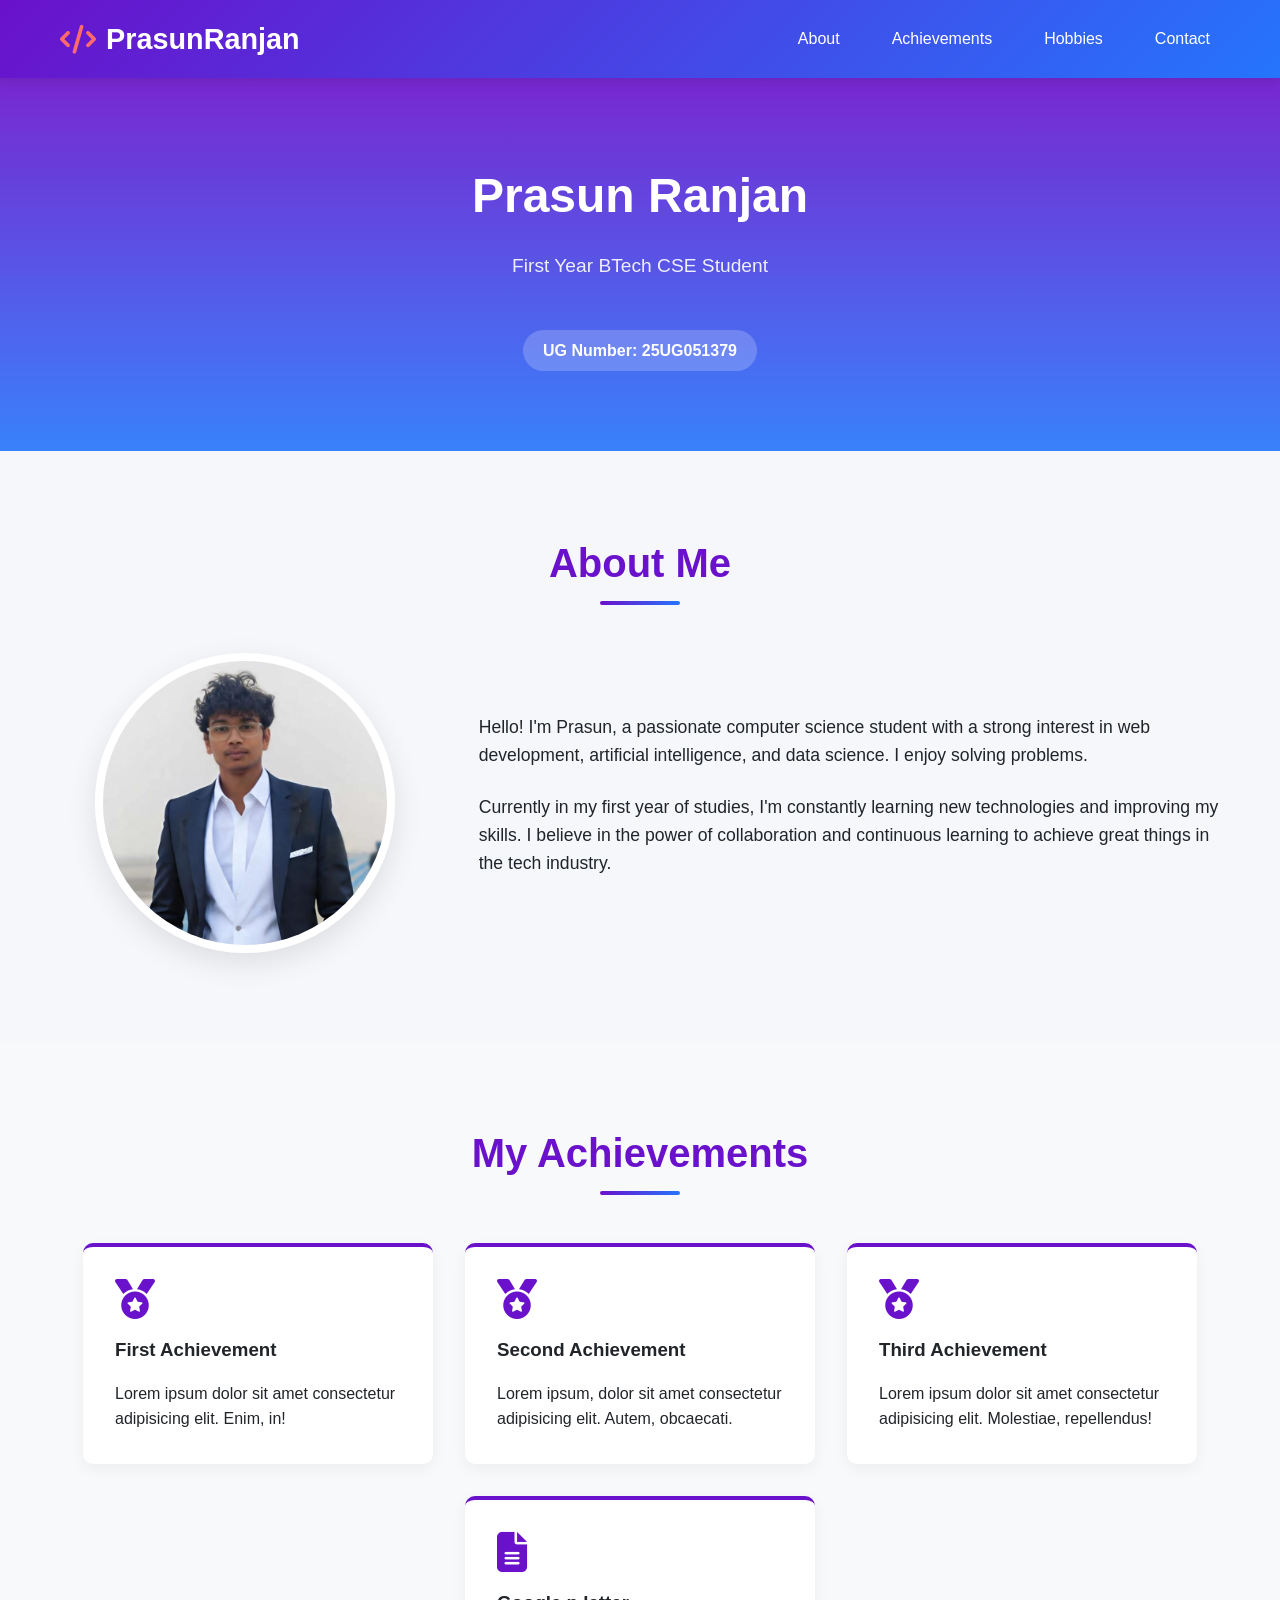
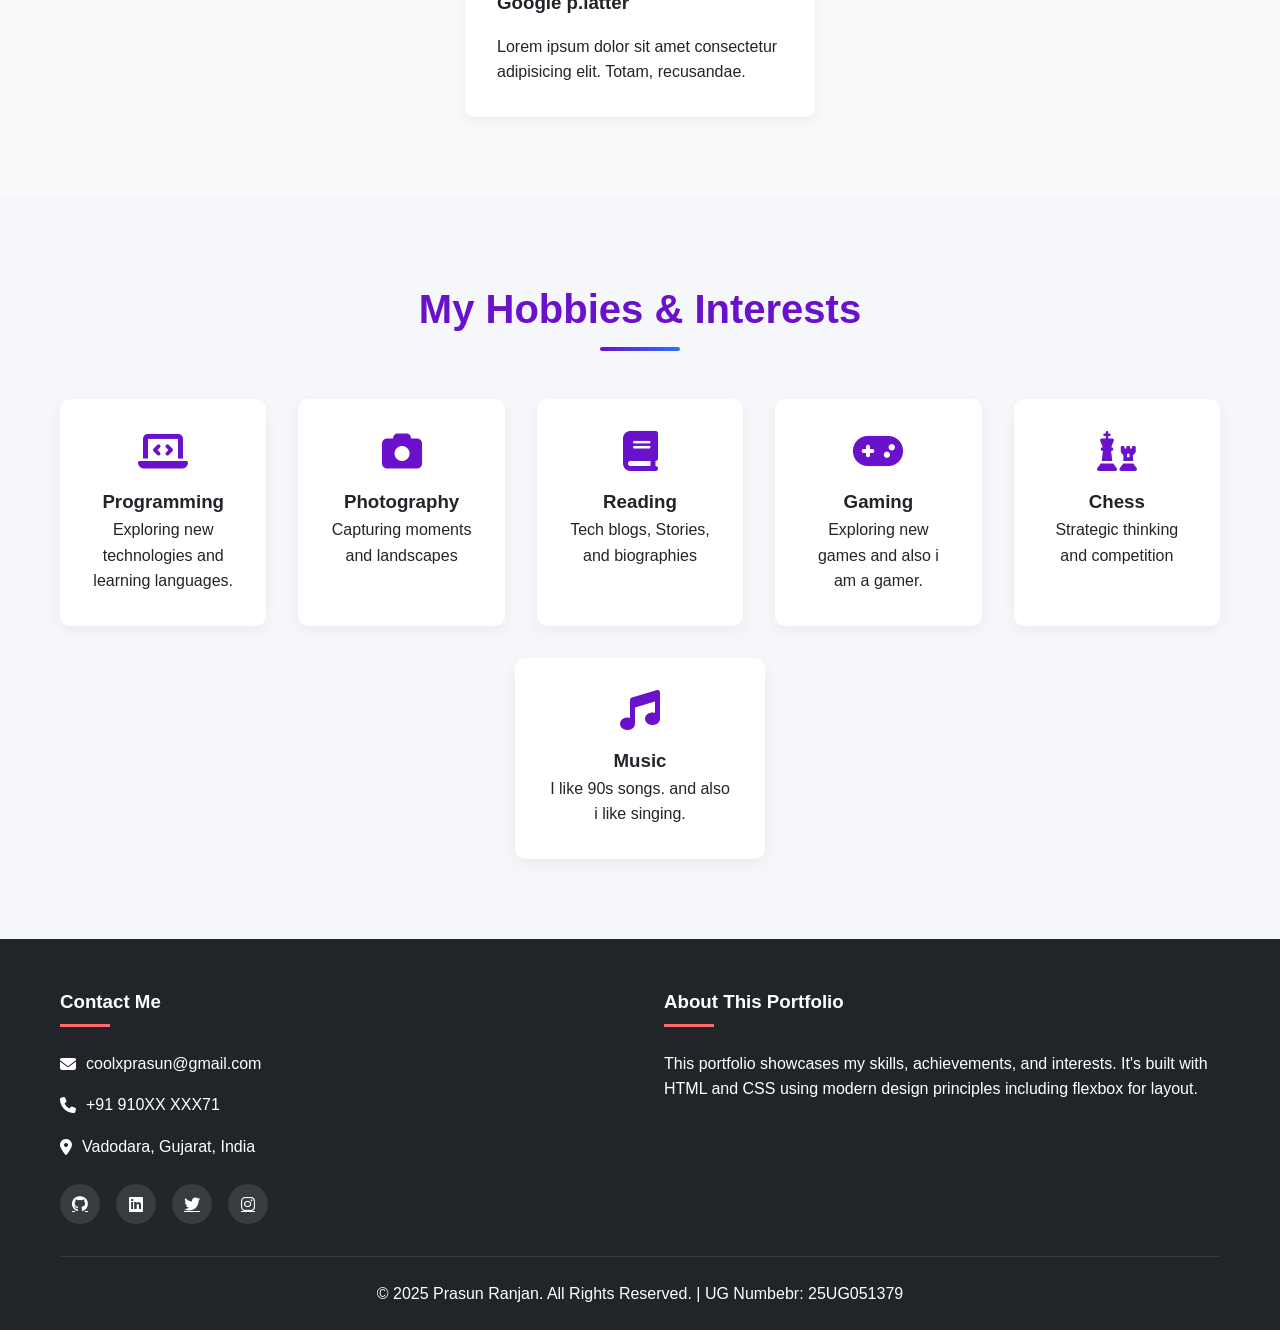
<file: PRK-PORTFOLIO/index.html>
<!DOCTYPE html>
<html lang="en">

<head>
    <meta charset="UTF-8">
    <meta name="viewport" content="width=device-width, initial-scale=1.0">
    <title>My Portfolio | PrasunRanjan</title>
    <link rel="stylesheet" href="https://cdnjs.cloudflare.com/ajax/libs/font-awesome/6.4.0/css/all.min.css">
    <link rel="stylesheet" href="style.css">

</head>
<body>
    <header>
        <div class="container">
            <div class="header-content">
                <div class="logo">
                    <i class="fas fa-code"></i>
                    <span>PrasunRanjan</span>
                </div>
                <nav>
                    <ul>
                        <li><a href="#about">About</a></li>
                        <li><a href="#achievements">Achievements</a></li>
                        <li><a href="#hobbies">Hobbies</a></li>
                        <li><a href="#contact">Contact</a></li>
                    </ul>
                </nav>
            </div>
        </div>
    </header>

    <section class="hero">
        <div class="container">
            <div class="hero-content">
                <h1>Prasun Ranjan</h1>
                <p>First Year BTech CSE Student</p>
                <div class="ug-number">UG Number: 25UG051379</div>
            </div>
        </div>
    </section>

    <section id="about">
        <div class="container">
            <div class="section-title">
                <h2>About Me</h2>
            </div>
            <div class="about-content">
                <div class="profile-img">
                    <img src="assets/portfolio.jpeg" alt="Prasun Ranjan">
                </div>
                <div class="about-text">
                    <p>Hello! I'm Prasun, a passionate computer science student with a strong interest in web
                        development, artificial intelligence, and data science. I enjoy solving problems.</p>
                    <p>Currently in my first year of studies, I'm constantly learning new technologies and improving my
                        skills. I believe in the power of collaboration and continuous learning to achieve great things
                        in the tech industry.</p>
                </div>
            </div>
        </div>
    </section>

    <section id="achievements">
        <div class="container">
            <div class="section-title">
                <h2>My Achievements</h2>
            </div>
            <div class="achievements-container">
                <div class="achievement-card">
                    <i class="fas fa-medal"></i>
                    <h3>First Achievement</h3>
                    <p>Lorem ipsum dolor sit amet consectetur adipisicing elit. Enim, in!</p>
                </div>
                <div class="achievement-card">
                    <i class="fas fa-medal"></i>
                    <h3>Second Achievement</h3>
                    <p>Lorem ipsum, dolor sit amet consectetur adipisicing elit. Autem, obcaecati.</p>
                </div>
                <div class="achievement-card">
                    <i class="fas fa-medal"></i>
                    <h3>Third Achievement</h3>
                    <p>Lorem ipsum dolor sit amet consectetur adipisicing elit. Molestiae, repellendus!</p>
                </div>
                <div class="achievement-card">
                    <i class="fas fa-file-alt"></i>
                    <h3>Google p.latter</h3>
                    <p>Lorem ipsum dolor sit amet consectetur adipisicing elit. Totam, recusandae.</p>
                </div>
            </div>
        </div>
    </section>

    <section id="hobbies">
        <div class="container">
            <div class="section-title">
                <h2>My Hobbies & Interests</h2>
            </div>
            <div class="hobbies-container">
                <div class="hobby-card">
                    <i class="fas fa-laptop-code"></i>
                    <h3>Programming</h3>
                    <p>Exploring new technologies and learning languages.</p>
                </div>
                <div class="hobby-card">
                    <i class="fas fa-camera"></i>
                    <h3>Photography</h3>
                    <p>Capturing moments and landscapes</p>
                </div>
                <div class="hobby-card">
                    <i class="fas fa-book"></i>
                    <h3>Reading</h3>
                    <p>Tech blogs, Stories, and biographies</p>
                </div>
                <div class="hobby-card">
                    <i class="fas fa-gamepad"></i>
                    <h3>Gaming</h3>
                    <p>Exploring new games and also i am a gamer.</p>
                </div>
                <div class="hobby-card">
                    <i class="fas fa-chess"></i>
                    <h3>Chess</h3>
                    <p>Strategic thinking and competition</p>
                </div>
                <div class="hobby-card">
                    <i class="fas fa-music"></i>
                    <h3>Music</h3>
                    <p>I like 90s songs. and also i like singing.</p>
                </div>
            </div>
        </div>
    </section>

    <footer id="contact">
        <div class="container">
            <div class="footer-content">
                <div class="footer-section">
                    <h3>Contact Me</h3>
                    <ul class="contact-info">
                        <li><i class="fas fa-envelope"></i> coolxprasun@gmail.com</li>
                        <li><i class="fas fa-phone"></i> +91 910XX XXX71</li>
                        <li><i class="fas fa-map-marker-alt"></i> Vadodara, Gujarat, India</li>
                    </ul>
                    <div class="social-links">
                        <a href="#"><i class="fab fa-github"></i></a>
                        <a href="#"><i class="fab fa-linkedin"></i></a>
                        <a href="#"><i class="fab fa-twitter"></i></a>
                        <a href="#"><i class="fab fa-instagram"></i></a>
                    </div>
                </div>
                <div class="footer-section">
                    <h3>About This Portfolio</h3>
                    <p>This portfolio showcases my skills, achievements, and interests. It's built with HTML and CSS
                        using modern design principles including flexbox for layout.</p>
                </div>
            </div>
            <div class="footer-bottom">
                <p>&copy; 2025 Prasun Ranjan. All Rights Reserved. | UG Numbebr: 25UG051379</p>
            </div>
        </div>
    </footer>
</body>

</html>
</file>
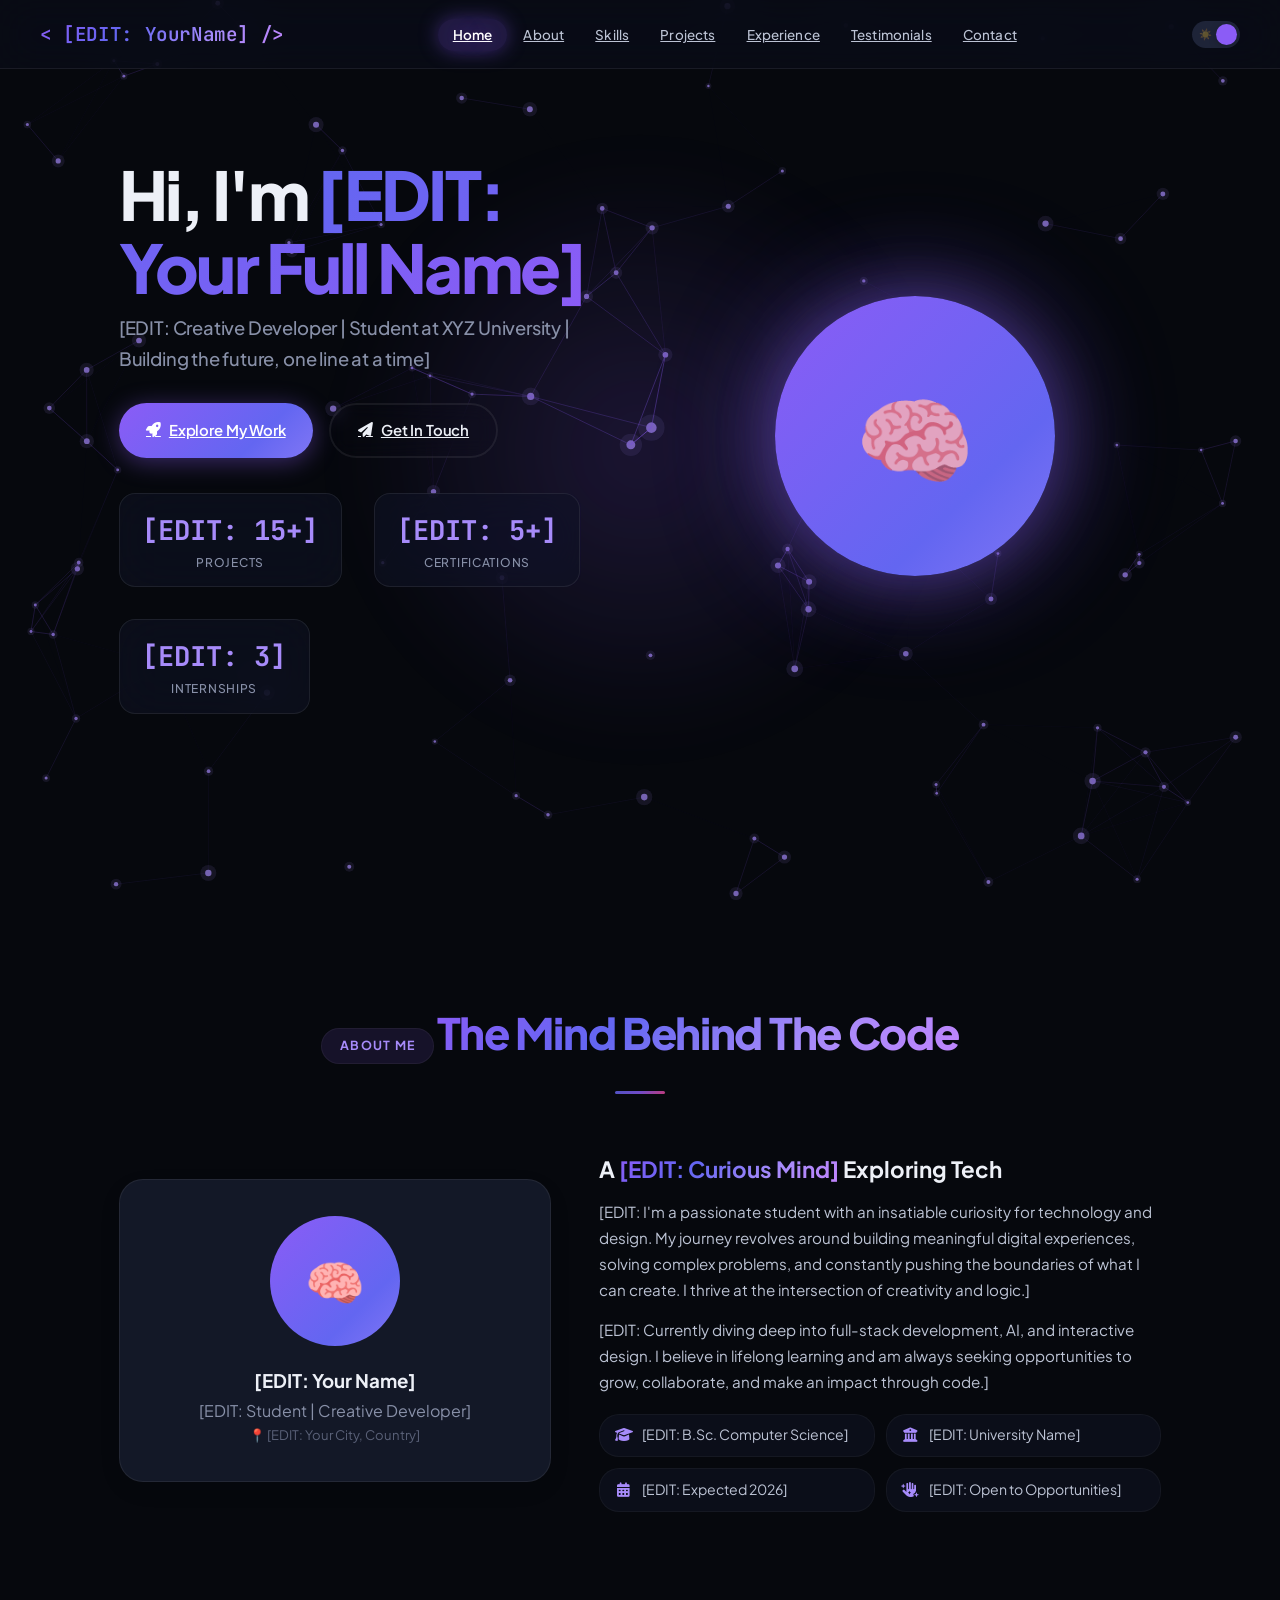
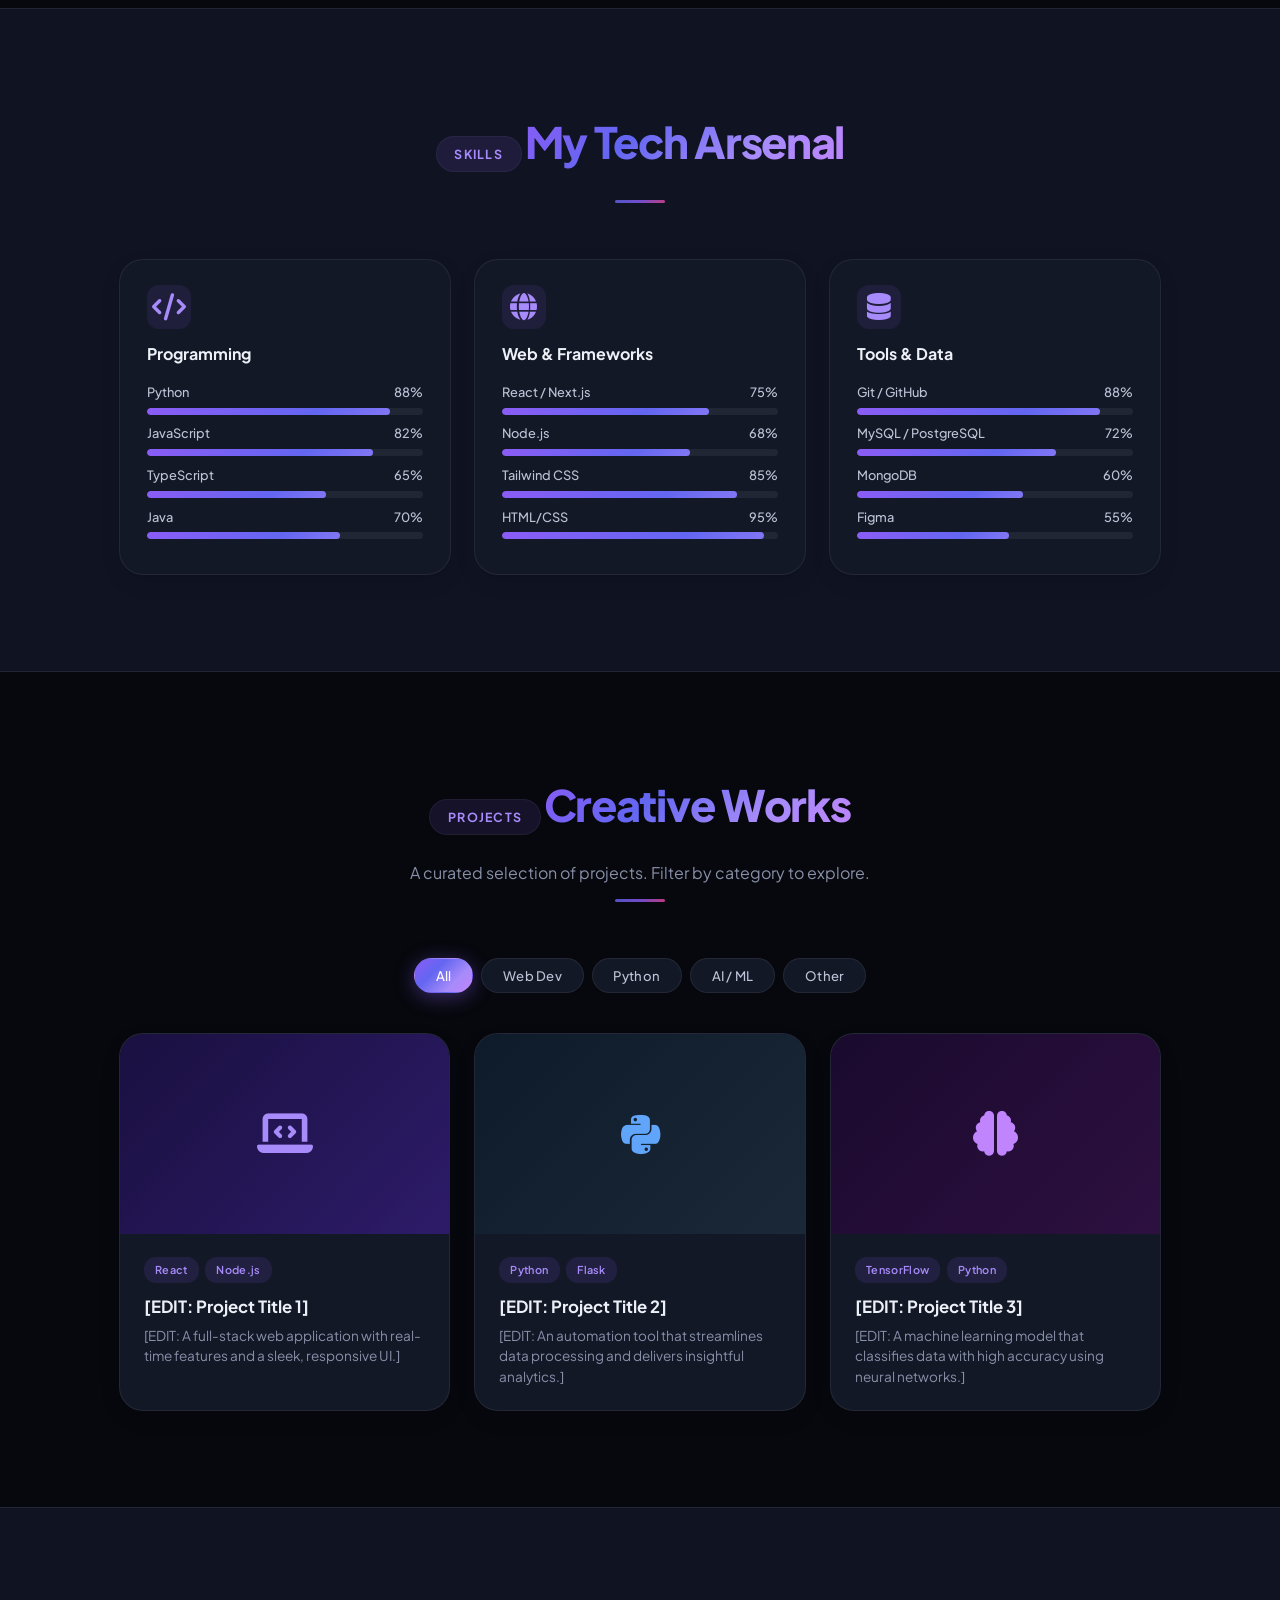
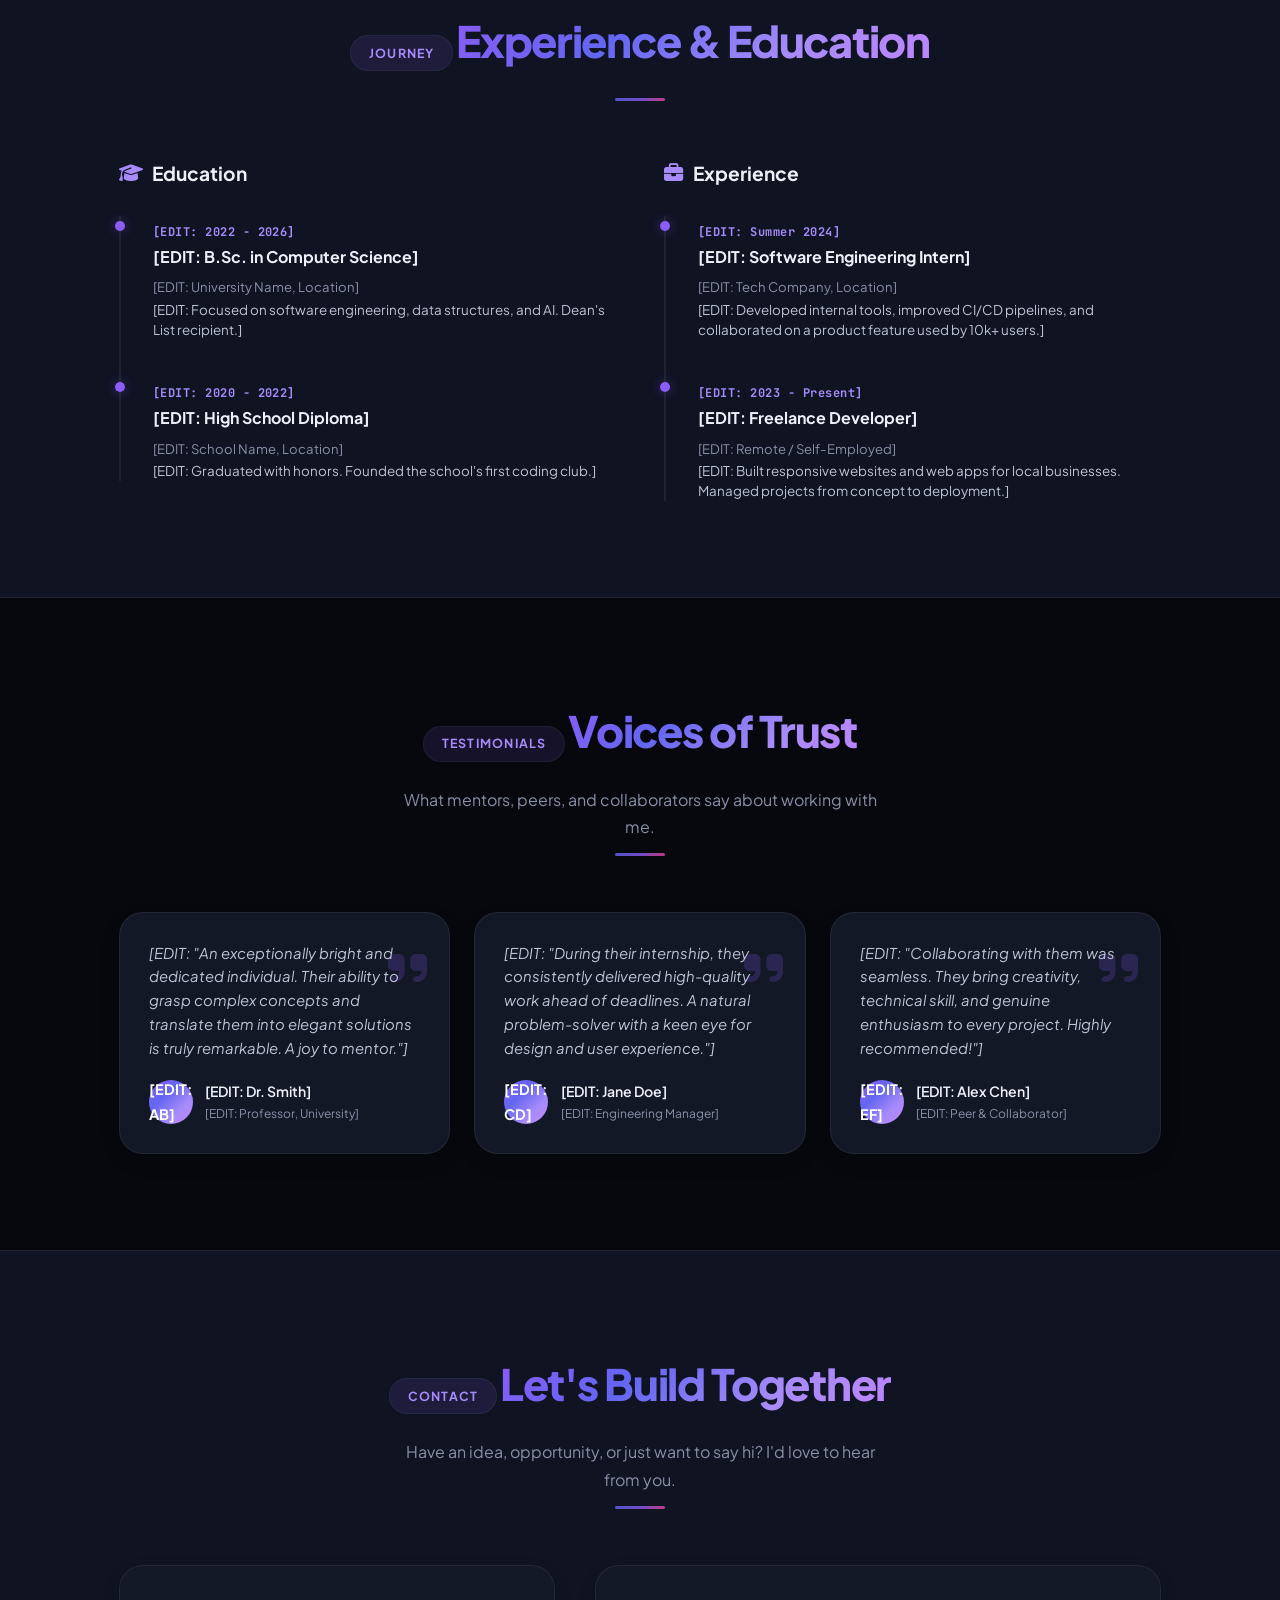
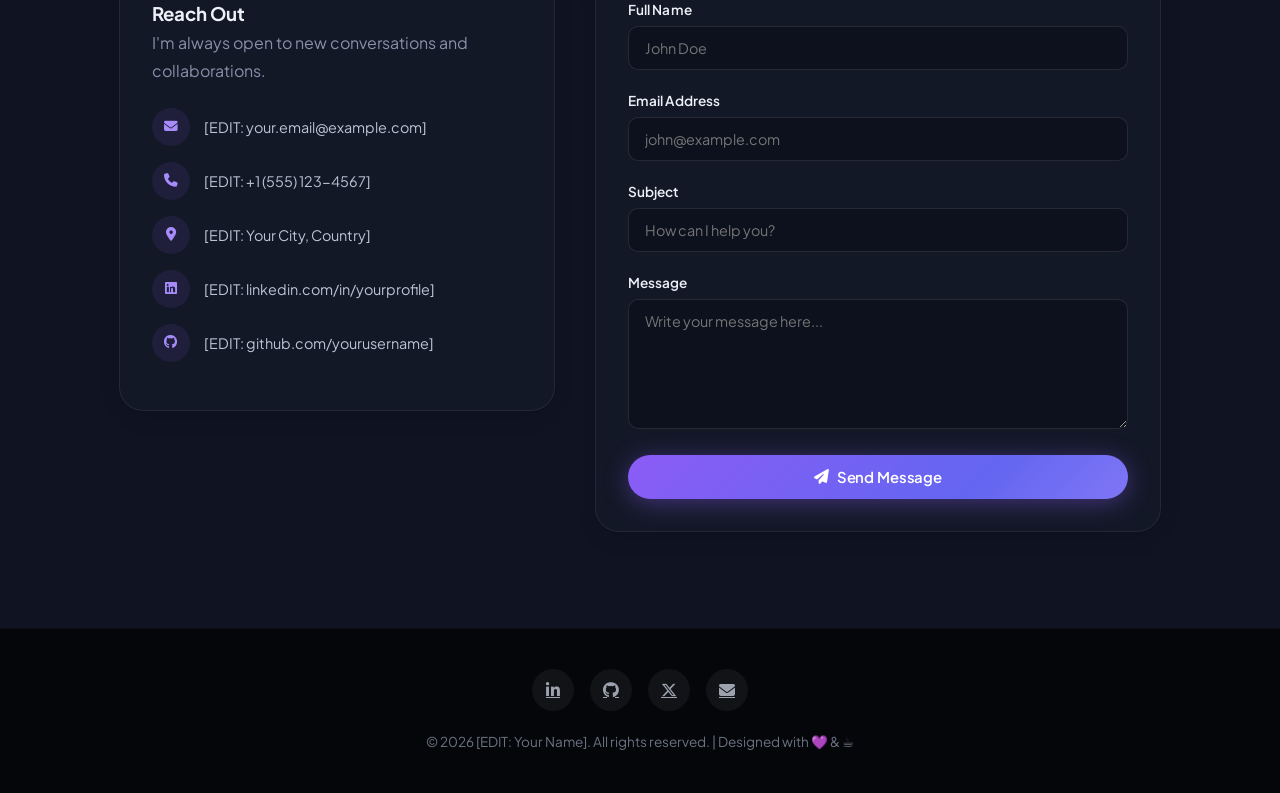
<file: portfolio.html>
<!DOCTYPE html>
<html lang="en" data-theme="dark">
<head>
    <meta charset="UTF-8">
    <meta name="viewport" content="width=device-width, initial-scale=1.0">
    <title>Portfolio | [EDIT: Your Name]</title>

    <!-- Google Fonts -->
    <link rel="preconnect" href="https://fonts.googleapis.com">
    <link rel="preconnect" href="https://fonts.gstatic.com" crossorigin>
    <link href="https://fonts.googleapis.com/css2?family=Inter:wght@300;400;500;600;700;800;900&family=Plus+Jakarta+Sans:wght@400;500;600;700;800&family=JetBrains+Mono:wght@400;500;600&display=swap" rel="stylesheet">

    <!-- Font Awesome 6 -->
    <link rel="stylesheet" href="https://cdnjs.cloudflare.com/ajax/libs/font-awesome/6.5.1/css/all.min.css">

    <style>
        :root {
            --font-body: 'Plus Jakarta Sans', 'Inter', system-ui, sans-serif;
            --font-mono: 'JetBrains Mono', 'Fira Code', monospace;
            --transition-smooth: 0.4s cubic-bezier(0.25, 0.8, 0.25, 1.2);
            --transition-bounce: 0.5s cubic-bezier(0.68, -0.55, 0.265, 1.55);
            --radius-sm: 10px;
            --radius-md: 16px;
            --radius-lg: 24px;
            --radius-xl: 32px;
            --shadow-card: 0 1px 2px rgba(0, 0, 0, 0.04), 0 8px 24px rgba(0, 0, 0, 0.06);
            --shadow-card-hover: 0 4px 8px rgba(0, 0, 0, 0.06), 0 20px 48px rgba(0, 0, 0, 0.12);
            --shadow-glow: 0 0 60px rgba(139, 92, 246, 0.3), 0 0 120px rgba(99, 102, 241, 0.15);
            --glass-bg: rgba(255, 255, 255, 0.45);
            --glass-border: rgba(255, 255, 255, 0.55);
            --glass-blur: saturate(180%) blur(24px);
        }

        /* Dark Theme (Default - Modern Creative) */
        [data-theme="dark"] {
            --bg-deep: #06080d;
            --bg-primary: #0a0d17;
            --bg-secondary: #0f1322;
            --bg-card: #131827;
            --bg-card-hover: #181d30;
            --bg-glass: rgba(15, 19, 34, 0.6);
            --glass-border: rgba(255, 255, 255, 0.08);
            --text-primary: #edf0f7;
            --text-secondary: #bcc3d4;
            --text-tertiary: #8890a8;
            --text-muted: #5a6178;
            --accent: #8b5cf6;
            --accent-2: #6366f1;
            --accent-3: #a78bfa;
            --accent-glow: rgba(139, 92, 246, 0.4);
            --accent-light: rgba(139, 92, 246, 0.1);
            --accent-gradient: linear-gradient(135deg, #8b5cf6 0%, #6366f1 35%, #a78bfa 70%, #c084fc 100%);
            --accent-gradient-2: linear-gradient(135deg, #6366f1 0%, #8b5cf6 50%, #ec4899 100%);
            --border: rgba(255, 255, 255, 0.07);
            --border-light: rgba(255, 255, 255, 0.04);
            --tag-bg: rgba(139, 92, 246, 0.12);
            --tag-text: #a78bfa;
            --progress-bg: rgba(255, 255, 255, 0.06);
            --input-bg: #0d111d;
            --input-border: rgba(255, 255, 255, 0.1);
            --input-focus-border: #8b5cf6;
            --footer-bg: #04060a;
            --footer-text: #6b7280;
            --nav-bg: rgba(10, 13, 23, 0.75);
            --toggle-bg: #1e2438;
            --toggle-dot: #8b5cf6;
            --hero-glow-1: rgba(139, 92, 246, 0.25);
            --hero-glow-2: rgba(99, 102, 241, 0.2);
            --card-border-hover: rgba(139, 92, 246, 0.5);
            --divider: rgba(255, 255, 255, 0.08);
            --skill-icon-bg: rgba(139, 92, 246, 0.1);
        }

        /* Light Theme */
        [data-theme="light"] {
            --bg-deep: #f5f3ff;
            --bg-primary: #faf9ff;
            --bg-secondary: #ffffff;
            --bg-card: #ffffff;
            --bg-card-hover: #faf9ff;
            --bg-glass: rgba(255, 255, 255, 0.55);
            --glass-border: rgba(0, 0, 0, 0.06);
            --text-primary: #111827;
            --text-secondary: #4b5563;
            --text-tertiary: #6b7280;
            --text-muted: #9ca3af;
            --accent: #7c3aed;
            --accent-2: #6366f1;
            --accent-3: #8b5cf6;
            --accent-glow: rgba(124, 58, 237, 0.25);
            --accent-light: rgba(124, 58, 237, 0.06);
            --accent-gradient: linear-gradient(135deg, #7c3aed 0%, #6366f1 35%, #8b5cf6 70%, #a78bfa 100%);
            --accent-gradient-2: linear-gradient(135deg, #6366f1 0%, #7c3aed 50%, #ec4899 100%);
            --border: rgba(0, 0, 0, 0.06);
            --border-light: rgba(0, 0, 0, 0.03);
            --tag-bg: rgba(124, 58, 237, 0.08);
            --tag-text: #7c3aed;
            --progress-bg: #e5e7eb;
            --input-bg: #f9fafb;
            --input-border: #d1d5db;
            --input-focus-border: #7c3aed;
            --footer-bg: #111827;
            --footer-text: #9ca3af;
            --nav-bg: rgba(255, 255, 255, 0.7);
            --toggle-bg: #d1d5db;
            --toggle-dot: #7c3aed;
            --hero-glow-1: rgba(124, 58, 237, 0.15);
            --hero-glow-2: rgba(99, 102, 241, 0.12);
            --card-border-hover: rgba(124, 58, 237, 0.4);
            --divider: rgba(0, 0, 0, 0.06);
            --skill-icon-bg: rgba(124, 58, 237, 0.06);
        }

        *,
        *::before,
        *::after {
            box-sizing: border-box;
            margin: 0;
            padding: 0;
        }
        html {
            scroll-behavior: smooth;
            scroll-padding-top: 80px;
            font-size: 16px;
        }
        body {
            font-family: var(--font-body);
            background: var(--bg-deep);
            color: var(--text-primary);
            line-height: 1.7;
            transition: background 0.5s ease, color 0.5s ease;
            overflow-x: hidden;
            -webkit-font-smoothing: antialiased;
            cursor: default;
            position: relative;
            min-height: 100vh;
        }

        /* ==================== CANVAS PARTICLE BACKGROUND ==================== */
        #particleCanvas {
            position: fixed;
            top: 0;
            left: 0;
            width: 100%;
            height: 100%;
            z-index: 0;
            pointer-events: none;
            opacity: 0.85;
            transition: opacity 0.8s ease;
        }

        /* Ambient glow orb that follows cursor */
        .cursor-glow {
            position: fixed;
            pointer-events: none;
            z-index: 0;
            width: 600px;
            height: 600px;
            border-radius: 50%;
            background: radial-gradient(circle, var(--hero-glow-1) 0%, transparent 70%);
            transform: translate(-50%, -50%);
            transition: left 0.15s linear, top 0.15s linear;
            will-change: left, top;
            opacity: 0.7;
            filter: blur(40px);
        }

        /* ==================== NAVIGATION ==================== */
        .navbar {
            position: fixed;
            top: 0;
            left: 0;
            right: 0;
            z-index: 1000;
            background: var(--nav-bg);
            backdrop-filter: saturate(180%) blur(20px);
            -webkit-backdrop-filter: saturate(180%) blur(20px);
            border-bottom: 1px solid var(--border);
            transition: all 0.4s ease;
            padding: 0 1.5rem;
        }
        .navbar.scrolled {
            box-shadow: 0 4px 30px rgba(0, 0, 0, 0.3);
            border-bottom-color: var(--card-border-hover);
        }
        .nav-container {
            max-width: 1200px;
            margin: 0 auto;
            display: flex;
            align-items: center;
            justify-content: space-between;
            height: 68px;
        }
        .nav-logo {
            font-family: var(--font-mono);
            font-size: 1.2rem;
            font-weight: 600;
            background: var(--accent-gradient);
            -webkit-background-clip: text;
            background-clip: text;
            -webkit-text-fill-color: transparent;
            letter-spacing: -0.02em;
            white-space: nowrap;
            position: relative;
            z-index: 1;
        }
        .nav-links {
            display: flex;
            list-style: none;
            gap: 0.15rem;
            align-items: center;
        }
        .nav-links a {
            padding: 0.45rem 0.9rem;
            border-radius: 20px;
            font-size: 0.84rem;
            font-weight: 500;
            color: var(--text-secondary);
            transition: all 0.3s ease;
            position: relative;
            white-space: nowrap;
            letter-spacing: 0.01em;
        }
        .nav-links a:hover,
        .nav-links a.active {
            color: #fff;
            background: var(--accent-light);
            text-shadow: 0 0 20px var(--accent-glow);
            box-shadow: inset 0 0 0 1px rgba(255, 255, 255, 0.1);
        }
        .nav-links a.active {
            font-weight: 600;
            background: rgba(139, 92, 246, 0.2);
            box-shadow: 0 0 20px var(--accent-glow);
        }
        .hamburger {
            display: none;
            flex-direction: column;
            cursor: pointer;
            gap: 5px;
            z-index: 1001;
            background: none;
            border: none;
            padding: 6px;
        }
        .hamburger span {
            display: block;
            width: 26px;
            height: 2px;
            background: var(--text-primary);
            border-radius: 3px;
            transition: all 0.35s ease;
        }
        .hamburger.active span:nth-child(1) {
            transform: rotate(45deg) translate(5px, 5px);
        }
        .hamburger.active span:nth-child(2) {
            opacity: 0;
        }
        .hamburger.active span:nth-child(3) {
            transform: rotate(-45deg) translate(5px, -5px);
        }
        .theme-toggle {
            background: var(--toggle-bg);
            border: none;
            width: 48px;
            height: 27px;
            border-radius: 14px;
            cursor: pointer;
            position: relative;
            transition: all 0.4s ease;
            flex-shrink: 0;
            margin-left: 0.4rem;
            overflow: hidden;
        }
        .theme-toggle::after {
            content: '';
            position: absolute;
            top: 3px;
            left: 3px;
            width: 21px;
            height: 21px;
            background: var(--toggle-dot);
            border-radius: 50%;
            transition: transform 0.4s cubic-bezier(0.68, -0.55, 0.265, 1.55);
            box-shadow: 0 2px 8px rgba(0, 0, 0, 0.2);
            z-index: 2;
        }
        [data-theme="dark"] .theme-toggle::after {
            transform: translateX(21px);
        }
        .theme-toggle .toggle-icons {
            position: absolute;
            inset: 0;
            display: flex;
            align-items: center;
            justify-content: space-between;
            padding: 0 7px;
            font-size: 0.65rem;
            z-index: 1;
            pointer-events: none;
            color: #fff;
        }
        .theme-toggle .toggle-icons span {
            opacity: 0.7;
            transition: opacity 0.3s ease;
        }
        [data-theme="dark"] .theme-toggle .toggle-icons .moon-icon {
            opacity: 1;
            color: #fbbf24;
        }
        [data-theme="dark"] .theme-toggle .toggle-icons .sun-icon {
            opacity: 0.3;
        }
        [data-theme="light"] .theme-toggle .toggle-icons .sun-icon {
            opacity: 1;
            color: #f59e0b;
        }
        [data-theme="light"] .theme-toggle .toggle-icons .moon-icon {
            opacity: 0.3;
        }

        /* ==================== LAYOUT ==================== */
        .container {
            max-width: 1100px;
            margin: 0 auto;
            padding: 0 1.8rem;
            position: relative;
            z-index: 1;
        }
        section {
            padding: 6rem 0;
            position: relative;
            z-index: 1;
        }
        .section-header {
            text-align: center;
            margin-bottom: 3.5rem;
            position: relative;
            z-index: 1;
        }
        .section-header .tag {
            display: inline-block;
            font-size: 0.78rem;
            font-weight: 700;
            text-transform: uppercase;
            letter-spacing: 0.1em;
            color: var(--accent-3);
            background: var(--tag-bg);
            padding: 0.4rem 1.1rem;
            border-radius: 20px;
            margin-bottom: 0.9rem;
            border: 1px solid rgba(255, 255, 255, 0.05);
        }
        .section-header h2 {
            margin-bottom: 0.5rem;
            font-size: clamp(1.9rem, 3.8vw, 2.7rem);
            font-weight: 800;
            letter-spacing: -0.03em;
            background: var(--accent-gradient);
            -webkit-background-clip: text;
            background-clip: text;
            -webkit-text-fill-color: transparent;
            display: inline-block;
        }
        .section-header .subtitle {
            color: var(--text-tertiary);
            font-size: 1rem;
            max-width: 480px;
            margin: 0.6rem auto 0;
            font-weight: 400;
        }
        .divider-accent {
            width: 50px;
            height: 3px;
            background: var(--accent-gradient-2);
            border-radius: 2px;
            margin: 0.8rem auto 0;
            opacity: 0.8;
        }

        /* ==================== HERO ==================== */
        .hero {
            min-height: 100vh;
            display: flex;
            align-items: center;
            padding-top: 68px;
            position: relative;
            z-index: 1;
        }
        .hero .container {
            display: grid;
            grid-template-columns: 1fr 1fr;
            gap: 3.5rem;
            align-items: center;
        }
        .hero-content h1 {
            line-height: 1.08;
            margin-bottom: 0.5rem;
            font-weight: 900;
            font-size: clamp(2.6rem, 5.5vw, 4.2rem);
            letter-spacing: -0.04em;
        }
        .hero-content h1 .highlight {
            background: var(--accent-gradient-2);
            -webkit-background-clip: text;
            background-clip: text;
            -webkit-text-fill-color: transparent;
            animation: gradientShift 4s ease infinite;
            background-size: 200% 200%;
        }
        @keyframes gradientShift {
            0%,
            100% {
                background-position: 0% 50%;
            }
            50% {
                background-position: 100% 50%;
            }
        }
        .hero-content .tagline {
            font-size: 1.15rem;
            color: var(--text-tertiary);
            margin-bottom: 1.8rem;
            font-weight: 500;
            letter-spacing: -0.01em;
        }
        .hero-buttons {
            display: flex;
            gap: 1rem;
            flex-wrap: wrap;
        }
        .btn {
            display: inline-flex;
            align-items: center;
            gap: 0.5rem;
            padding: 0.8rem 1.7rem;
            border-radius: 50px;
            font-weight: 600;
            font-size: 0.93rem;
            cursor: pointer;
            border: none;
            transition: all var(--transition-smooth);
            text-align: center;
            font-family: var(--font-body);
            letter-spacing: -0.01em;
            position: relative;
            overflow: hidden;
        }
        .btn-primary {
            background: var(--accent-gradient);
            color: #fff;
            box-shadow: 0 4px 24px var(--accent-glow);
            background-size: 200% 200%;
            animation: gradientShift 5s ease infinite;
        }
        .btn-primary:hover {
            transform: translateY(-3px);
            box-shadow: 0 8px 36px var(--accent-glow), 0 0 80px var(--accent-glow);
            animation: gradientShift 2s ease infinite;
        }
        .btn-outline {
            background: transparent;
            border: 2px solid var(--border);
            color: var(--text-primary);
            backdrop-filter: blur(10px);
        }
        .btn-outline:hover {
            border-color: var(--accent);
            color: var(--accent);
            box-shadow: 0 0 30px var(--accent-glow);
            transform: translateY(-3px);
        }
        .hero-image-wrapper {
            display: flex;
            justify-content: center;
            align-items: center;
            position: relative;
        }
        .hero-image {
            width: 280px;
            height: 280px;
            border-radius: 50%;
            background: var(--accent-gradient);
            display: flex;
            align-items: center;
            justify-content: center;
            font-size: 5rem;
            color: #fff;
            box-shadow: var(--shadow-glow), 0 0 120px var(--accent-glow);
            position: relative;
            overflow: hidden;
            animation: floatImage 6s ease-in-out infinite;
            background-size: 200% 200%;
            animation: floatImage 6s ease-in-out infinite, gradientShift 5s ease infinite;
        }
        @keyframes floatImage {
            0%,
            100% {
                transform: translateY(0px);
            }
            50% {
                transform: translateY(-18px);
            }
        }
        .hero-image img {
            width: 100%;
            height: 100%;
            object-fit: cover;
            border-radius: 50%;
        }
        .hero-image .placeholder-icon {
            font-size: 6rem;
            color: rgba(255, 255, 255, 0.8);
        }
        .hero-stats {
            display: flex;
            gap: 2rem;
            margin-top: 2.2rem;
            flex-wrap: wrap;
        }
        .hero-stat {
            text-align: center;
            background: var(--bg-glass);
            backdrop-filter: var(--glass-blur);
            -webkit-backdrop-filter: var(--glass-blur);
            border-radius: var(--radius-md);
            padding: 0.8rem 1.4rem;
            border: 1px solid var(--glass-border);
            transition: all 0.4s ease;
        }
        .hero-stat:hover {
            border-color: var(--card-border-hover);
            box-shadow: 0 0 30px var(--accent-glow);
            transform: translateY(-4px);
        }
        .hero-stat .number {
            font-family: var(--font-mono);
            font-size: 1.7rem;
            font-weight: 700;
            color: var(--accent-3);
        }
        .hero-stat .label {
            font-size: 0.75rem;
            color: var(--text-tertiary);
            text-transform: uppercase;
            letter-spacing: 0.06em;
            font-weight: 500;
        }

        /* ==================== ABOUT ==================== */
        .about-grid {
            display: grid;
            grid-template-columns: 1fr 1.3fr;
            gap: 3rem;
            align-items: center;
        }
        .about-image-card {
            background: var(--bg-card);
            border-radius: var(--radius-lg);
            padding: 2.2rem;
            text-align: center;
            border: 1px solid var(--border);
            box-shadow: var(--shadow-card);
            transition: all 0.5s ease;
            position: relative;
            overflow: hidden;
        }
        .about-image-card::before {
            content: '';
            position: absolute;
            inset: -1px;
            border-radius: var(--radius-lg);
            padding: 1px;
            background: var(--accent-gradient);
            -webkit-mask: linear-gradient(#fff 0 0) content-box, linear-gradient(#fff 0 0);
            mask: linear-gradient(#fff 0 0) content-box, linear-gradient(#fff 0 0);
            -webkit-mask-composite: xor;
            mask-composite: exclude;
            opacity: 0;
            transition: opacity 0.5s ease;
        }
        .about-image-card:hover::before {
            opacity: 1;
        }
        .about-image-card:hover {
            box-shadow: var(--shadow-card-hover);
            transform: translateY(-5px);
        }
        .about-avatar {
            width: 130px;
            height: 130px;
            border-radius: 50%;
            background: var(--accent-gradient);
            margin: 0 auto 1.2rem;
            display: flex;
            align-items: center;
            justify-content: center;
            font-size: 3rem;
            color: #fff;
            overflow: hidden;
            background-size: 200% 200%;
            animation: gradientShift 5s ease infinite;
        }
        .about-avatar img {
            width: 100%;
            height: 100%;
            object-fit: cover;
            border-radius: 50%;
        }
        .about-text h3 {
            margin-bottom: 0.7rem;
            font-size: 1.4rem;
        }
        .about-text p {
            color: var(--text-secondary);
            margin-bottom: 0.9rem;
            font-size: 0.95rem;
            line-height: 1.7;
        }
        .about-highlights {
            display: grid;
            grid-template-columns: 1fr 1fr;
            gap: 0.7rem;
            margin-top: 1.2rem;
        }
        .about-highlight-item {
            display: flex;
            align-items: center;
            gap: 0.6rem;
            font-size: 0.88rem;
            color: var(--text-secondary);
            background: var(--bg-glass);
            padding: 0.55rem 0.9rem;
            border-radius: 20px;
            border: 1px solid var(--border-light);
            transition: all 0.3s ease;
        }
        .about-highlight-item:hover {
            border-color: var(--accent);
            color: var(--accent-3);
        }
        .about-highlight-item i {
            color: var(--accent-3);
            font-size: 0.9rem;
            width: 18px;
            text-align: center;
        }

        /* ==================== SKILLS ==================== */
        #skills {
            background: var(--bg-secondary);
            border-top: 1px solid var(--divider);
            border-bottom: 1px solid var(--divider);
        }
        .skills-grid {
            display: grid;
            grid-template-columns: repeat(auto-fit, minmax(290px, 1fr));
            gap: 1.4rem;
        }
        .skill-card {
            background: var(--bg-card);
            border-radius: var(--radius-lg);
            padding: 1.6rem 1.7rem;
            border: 1px solid var(--border);
            box-shadow: var(--shadow-card);
            transition: all 0.45s ease;
            position: relative;
            overflow: hidden;
        }
        .skill-card::after {
            content: '';
            position: absolute;
            top: -50%;
            left: -50%;
            width: 200%;
            height: 200%;
            background: radial-gradient(circle at center, var(--accent-light) 0%, transparent 60%);
            opacity: 0;
            transition: opacity 0.5s ease;
            pointer-events: none;
        }
        .skill-card:hover::after {
            opacity: 1;
        }
        .skill-card:hover {
            box-shadow: var(--shadow-card-hover), 0 0 40px var(--accent-glow);
            border-color: var(--card-border-hover);
            transform: translateY(-5px);
        }
        .skill-card .skill-icon {
            font-size: 1.7rem;
            margin-bottom: 0.7rem;
            width: 44px;
            height: 44px;
            display: flex;
            align-items: center;
            justify-content: center;
            border-radius: 12px;
            background: var(--skill-icon-bg);
            color: var(--accent-3);
        }
        .skill-card h4 {
            margin-bottom: 0.9rem;
            font-size: 1rem;
            font-weight: 700;
        }
        .skill-bar-wrapper {
            margin-bottom: 0.55rem;
        }
        .skill-bar-label {
            display: flex;
            justify-content: space-between;
            font-size: 0.8rem;
            margin-bottom: 0.25rem;
            color: var(--text-secondary);
            font-weight: 500;
        }
        .skill-bar {
            height: 7px;
            background: var(--progress-bg);
            border-radius: 10px;
            overflow: hidden;
        }
        .skill-bar-fill {
            height: 100%;
            background: var(--accent-gradient);
            border-radius: 10px;
            width: 0%;
            transition: width 1.6s cubic-bezier(0.25, 0.46, 0.45, 0.94);
            background-size: 200% 100%;
            animation: shimmer 3s ease-in-out infinite;
        }
        @keyframes shimmer {
            0%,
            100% {
                background-position: 0% 50%;
            }
            50% {
                background-position: 100% 50%;
            }
        }

        /* ==================== PROJECTS ==================== */
        .filter-buttons {
            display: flex;
            justify-content: center;
            gap: 0.5rem;
            flex-wrap: wrap;
            margin-bottom: 2.5rem;
        }
        .filter-btn {
            padding: 0.5rem 1.3rem;
            border-radius: 20px;
            border: 1.5px solid var(--border);
            background: var(--bg-card);
            color: var(--text-secondary);
            cursor: pointer;
            font-size: 0.82rem;
            font-weight: 500;
            transition: all 0.35s ease;
            font-family: var(--font-body);
            letter-spacing: 0.02em;
        }
        .filter-btn:hover {
            border-color: var(--accent);
            color: #fff;
            background: var(--accent-light);
        }
        .filter-btn.active {
            background: var(--accent-gradient);
            color: #fff;
            border-color: transparent;
            box-shadow: 0 4px 20px var(--accent-glow);
        }
        .projects-grid {
            display: grid;
            grid-template-columns: repeat(auto-fill, minmax(330px, 1fr));
            gap: 1.5rem;
        }
        .project-card {
            background: var(--bg-card);
            border-radius: var(--radius-lg);
            overflow: hidden;
            border: 1px solid var(--border);
            box-shadow: var(--shadow-card);
            transition: all 0.5s ease;
            cursor: pointer;
            position: relative;
        }
        .project-card:hover {
            box-shadow: var(--shadow-card-hover), 0 0 50px var(--accent-glow);
            border-color: var(--card-border-hover);
            transform: translateY(-6px);
        }
        .project-card-image {
            height: 200px;
            background: var(--bg-secondary);
            display: flex;
            align-items: center;
            justify-content: center;
            font-size: 2.5rem;
            color: var(--text-muted);
            position: relative;
            overflow: hidden;
        }
        .project-card-image .project-overlay {
            position: absolute;
            inset: 0;
            background: var(--accent-gradient);
            opacity: 0;
            transition: opacity 0.4s ease;
            display: flex;
            align-items: center;
            justify-content: center;
            gap: 1rem;
            background-size: 200% 200%;
            animation: gradientShift 4s ease infinite;
        }
        .project-card:hover .project-overlay {
            opacity: 0.92;
        }
        .project-overlay a {
            background: #fff;
            color: #1a1a2e;
            width: 42px;
            height: 42px;
            border-radius: 50%;
            display: flex;
            align-items: center;
            justify-content: center;
            font-size: 0.95rem;
            transition: transform 0.35s ease;
            box-shadow: 0 4px 16px rgba(0, 0, 0, 0.3);
        }
        .project-overlay a:hover {
            transform: scale(1.2);
        }
        .project-card-body {
            padding: 1.4rem 1.5rem;
        }
        .project-tags {
            display: flex;
            gap: 0.4rem;
            flex-wrap: wrap;
            margin-bottom: 0.6rem;
        }
        .project-tag {
            font-size: 0.68rem;
            background: var(--tag-bg);
            color: var(--tag-text);
            padding: 0.25rem 0.7rem;
            border-radius: 12px;
            font-weight: 600;
            letter-spacing: 0.03em;
        }
        .project-card-body h4 {
            margin-bottom: 0.3rem;
            font-size: 1.05rem;
        }
        .project-card-body p {
            font-size: 0.85rem;
            color: var(--text-tertiary);
            line-height: 1.5;
        }
        .project-card.hidden {
            display: none;
        }

        /* ==================== EXPERIENCE ==================== */
        #experience {
            background: var(--bg-secondary);
            border-top: 1px solid var(--divider);
            border-bottom: 1px solid var(--divider);
        }
        .timeline-grid {
            display: grid;
            grid-template-columns: 1fr 1fr;
            gap: 3rem;
        }
        .timeline-col h3 {
            margin-bottom: 1.6rem;
            display: flex;
            align-items: center;
            gap: 0.6rem;
            font-size: 1.2rem;
        }
        .timeline-item {
            position: relative;
            padding-left: 2rem;
            border-left: 2px solid var(--border);
            padding-bottom: 2.3rem;
            transition: border-color 0.4s ease;
        }
        .timeline-item:last-child {
            padding-bottom: 0;
        }
        .timeline-item::before {
            content: '';
            position: absolute;
            left: -6px;
            top: 5px;
            width: 10px;
            height: 10px;
            border-radius: 50%;
            background: var(--accent);
            box-shadow: 0 0 12px var(--accent-glow);
            transition: all 0.4s ease;
        }
        .timeline-item:hover {
            border-left-color: var(--accent);
        }
        .timeline-item:hover::before {
            box-shadow: 0 0 20px var(--accent-glow), 0 0 40px var(--accent-glow);
            transform: scale(1.4);
        }
        .timeline-date {
            font-size: 0.75rem;
            color: var(--accent-3);
            font-weight: 700;
            letter-spacing: 0.04em;
            margin-bottom: 0.2rem;
            font-family: var(--font-mono);
        }
        .timeline-item h4 {
            font-size: 1rem;
            margin-bottom: 0.15rem;
        }
        .timeline-place {
            font-size: 0.82rem;
            color: var(--text-tertiary);
            margin-bottom: 0.4rem;
        }
        .timeline-item p {
            font-size: 0.84rem;
            color: var(--text-secondary);
            line-height: 1.5;
        }

        /* ==================== TESTIMONIALS ==================== */
        .testimonials-grid {
            display: grid;
            grid-template-columns: repeat(auto-fill, minmax(310px, 1fr));
            gap: 1.5rem;
        }
        .testimonial-card {
            background: var(--bg-card);
            border-radius: var(--radius-lg);
            padding: 1.8rem;
            border: 1px solid var(--border);
            box-shadow: var(--shadow-card);
            transition: all 0.45s ease;
            position: relative;
        }
        .testimonial-card:hover {
            box-shadow: var(--shadow-card-hover);
            border-color: var(--card-border-hover);
            transform: translateY(-4px);
        }
        .testimonial-card .quote-icon {
            font-size: 2.8rem;
            color: var(--accent);
            opacity: 0.2;
            position: absolute;
            top: 1rem;
            right: 1.3rem;
        }
        .testimonial-text {
            font-size: 0.93rem;
            color: var(--text-secondary);
            margin-bottom: 1.2rem;
            font-style: italic;
            line-height: 1.6;
            position: relative;
            z-index: 1;
        }
        .testimonial-author {
            display: flex;
            align-items: center;
            gap: 0.8rem;
        }
        .author-avatar {
            width: 44px;
            height: 44px;
            border-radius: 50%;
            background: var(--accent-gradient);
            display: flex;
            align-items: center;
            justify-content: center;
            font-weight: 700;
            color: #fff;
            font-size: 0.9rem;
            flex-shrink: 0;
        }
        .author-name {
            font-weight: 600;
            font-size: 0.88rem;
        }
        .author-role {
            font-size: 0.75rem;
            color: var(--text-tertiary);
        }

        /* ==================== CONTACT ==================== */
        #contact {
            background: var(--bg-secondary);
            border-top: 1px solid var(--divider);
        }
        .contact-grid {
            display: grid;
            grid-template-columns: 1fr 1.3fr;
            gap: 2.5rem;
            align-items: start;
        }
        .contact-info-card,
        .contact-form-card {
            background: var(--bg-card);
            border-radius: var(--radius-lg);
            padding: 2rem;
            border: 1px solid var(--border);
            box-shadow: var(--shadow-card);
            transition: all 0.4s ease;
        }
        .contact-info-card:hover,
        .contact-form-card:hover {
            box-shadow: var(--shadow-card-hover);
            border-color: var(--card-border-hover);
        }
        .contact-info-item {
            display: flex;
            align-items: center;
            gap: 0.9rem;
            margin-bottom: 1rem;
            color: var(--text-secondary);
            font-size: 0.9rem;
            transition: all 0.3s ease;
        }
        .contact-info-item:hover {
            color: var(--accent-3);
        }
        .contact-info-item i {
            width: 38px;
            height: 38px;
            background: var(--accent-light);
            border-radius: 50%;
            display: flex;
            align-items: center;
            justify-content: center;
            color: var(--accent-3);
            font-size: 0.85rem;
            flex-shrink: 0;
            transition: all 0.3s ease;
        }
        .form-group {
            margin-bottom: 1.2rem;
        }
        .form-group label {
            display: block;
            font-weight: 600;
            margin-bottom: 0.3rem;
            font-size: 0.85rem;
            color: var(--text-primary);
            letter-spacing: 0.01em;
        }
        .form-group input,
        .form-group textarea {
            width: 100%;
            padding: 0.75rem 1rem;
            border-radius: var(--radius-sm);
            border: 1.5px solid var(--input-border);
            background: var(--input-bg);
            color: var(--text-primary);
            font-size: 0.9rem;
            font-family: var(--font-body);
            transition: all 0.35s ease;
            resize: vertical;
        }
        .form-group input:focus,
        .form-group textarea:focus {
            outline: none;
            border-color: var(--accent);
            box-shadow: 0 0 0 4px var(--accent-light), 0 0 20px var(--accent-glow);
        }
        .form-group textarea {
            min-height: 130px;
        }
        .form-status {
            margin-top: 0.8rem;
            font-size: 0.85rem;
            font-weight: 500;
            display: none;
        }
        .form-status.success {
            display: block;
            color: #10b981;
        }
        .form-status.error {
            display: block;
            color: #ef4444;
        }

        /* ==================== FOOTER ==================== */
        .footer {
            background: var(--footer-bg);
            color: var(--footer-text);
            padding: 2.5rem 0;
            text-align: center;
            font-size: 0.85rem;
            position: relative;
            z-index: 1;
            border-top: 1px solid rgba(255, 255, 255, 0.04);
        }
        .footer .social-links {
            display: flex;
            justify-content: center;
            gap: 1rem;
            margin-bottom: 1.2rem;
        }
        .footer .social-links a {
            width: 42px;
            height: 42px;
            border-radius: 50%;
            background: rgba(255, 255, 255, 0.05);
            display: flex;
            align-items: center;
            justify-content: center;
            color: #9ca3af;
            transition: all 0.35s ease;
            font-size: 1rem;
        }
        .footer .social-links a:hover {
            background: var(--accent);
            color: #fff;
            transform: translateY(-4px);
            box-shadow: 0 8px 28px var(--accent-glow);
        }

        /* ==================== BACK TO TOP ==================== */
        .back-to-top {
            position: fixed;
            bottom: 30px;
            right: 30px;
            width: 46px;
            height: 46px;
            border-radius: 50%;
            background: var(--accent-gradient);
            color: #fff;
            border: none;
            cursor: pointer;
            font-size: 1rem;
            box-shadow: 0 4px 20px var(--accent-glow);
            opacity: 0;
            visibility: hidden;
            transform: translateY(20px);
            transition: all 0.4s ease;
            z-index: 999;
            display: flex;
            align-items: center;
            justify-content: center;
            background-size: 200% 200%;
            animation: gradientShift 4s ease infinite;
        }
        .back-to-top.visible {
            opacity: 1;
            visibility: visible;
            transform: translateY(0);
        }
        .back-to-top:hover {
            transform: translateY(-5px);
            box-shadow: 0 8px 40px var(--accent-glow), 0 0 80px var(--accent-glow);
        }

        /* ==================== SCROLL REVEAL ==================== */
        .reveal {
            opacity: 0;
            transform: translateY(40px);
            transition: opacity 0.8s ease, transform 0.8s cubic-bezier(0.22, 0.61, 0.36, 1);
        }
        .reveal.revealed {
            opacity: 1;
            transform: translateY(0);
        }
        .reveal-delay-1 {
            transition-delay: 0.1s;
        }
        .reveal-delay-2 {
            transition-delay: 0.2s;
        }
        .reveal-delay-3 {
            transition-delay: 0.3s;
        }
        .reveal-delay-4 {
            transition-delay: 0.4s;
        }

        /* ==================== RESPONSIVE ==================== */
        @media (max-width: 900px) {
            .hero .container {
                grid-template-columns: 1fr;
                text-align: center;
            }
            .hero-image-wrapper {
                order: -1;
            }
            .hero-image {
                width: 200px;
                height: 200px;
                font-size: 3.5rem;
            }
            .hero-stats {
                justify-content: center;
            }
            .hero-buttons {
                justify-content: center;
            }
            .about-grid {
                grid-template-columns: 1fr;
            }
            .timeline-grid {
                grid-template-columns: 1fr;
                gap: 2rem;
            }
            .contact-grid {
                grid-template-columns: 1fr;
            }
            .projects-grid {
                grid-template-columns: 1fr;
            }
            .nav-links {
                position: fixed;
                top: 0;
                right: -100%;
                width: 280px;
                height: 100vh;
                background: var(--bg-secondary);
                flex-direction: column;
                padding: 90px 2rem 2rem;
                gap: 0.3rem;
                transition: right 0.4s ease;
                box-shadow: -10px 0 40px rgba(0, 0, 0, 0.5);
                border-left: 1px solid var(--border);
            }
            .nav-links.active {
                right: 0;
            }
            .hamburger {
                display: flex;
            }
            .nav-links a {
                width: 100%;
                padding: 0.65rem 1rem;
            }
            .cursor-glow {
                display: none;
            }
        }
        @media (max-width: 500px) {
            .hero-image {
                width: 150px;
                height: 150px;
                font-size: 2.5rem;
            }
        }
    </style>
</head>
<body>

    <!-- ==================== PARTICLE CANVAS BACKGROUND ==================== -->
    <canvas id="particleCanvas"></canvas>
    <div class="cursor-glow" id="cursorGlow"></div>

    <!-- ==================== NAVIGATION ==================== -->
    <nav class="navbar" id="navbar">
        <div class="nav-container">
            <a href="#hero" class="nav-logo">&lt; [EDIT: YourName] /&gt;</a>
            <ul class="nav-links" id="navLinks">
                <li><a href="#hero" class="active" data-section="hero">Home</a></li>
                <li><a href="#about" data-section="about">About</a></li>
                <li><a href="#skills" data-section="skills">Skills</a></li>
                <li><a href="#projects" data-section="projects">Projects</a></li>
                <li><a href="#experience" data-section="experience">Experience</a></li>
                <li><a href="#testimonials" data-section="testimonials">Testimonials</a></li>
                <li><a href="#contact" data-section="contact">Contact</a></li>
            </ul>
            <button class="theme-toggle" id="themeToggle" aria-label="Toggle dark mode">
                <span class="toggle-icons">
                    <span class="sun-icon">☀️</span>
                    <span class="moon-icon">🌙</span>
                </span>
            </button>
            <button class="hamburger" id="hamburger" aria-label="Menu">
                <span></span><span></span><span></span>
            </button>
        </div>
    </nav>

    <!-- ==================== HERO ==================== -->
    <section class="hero" id="hero">
        <div class="container">
            <div class="hero-content reveal">
                <h1>Hi, I'm <span class="highlight">[EDIT: Your Full Name]</span></h1>
                <p class="tagline">[EDIT: Creative Developer | Student at XYZ University | Building the future, one line at a time]</p>
                <div class="hero-buttons">
                    <a href="#projects" class="btn btn-primary"><i class="fas fa-rocket"></i> Explore My Work</a>
                    <a href="#contact" class="btn btn-outline"><i class="fas fa-paper-plane"></i> Get In Touch</a>
                </div>
                <div class="hero-stats">
                    <div class="hero-stat"><div class="number">[EDIT: 15+]</div><div class="label">Projects</div></div>
                    <div class="hero-stat"><div class="number">[EDIT: 5+]</div><div class="label">Certifications</div></div>
                    <div class="hero-stat"><div class="number">[EDIT: 3]</div><div class="label">Internships</div></div>
                </div>
            </div>
            <div class="hero-image-wrapper reveal reveal-delay-2">
                <div class="hero-image">
                    <!-- [EDIT] Replace with your photo: <img src="your-photo.jpg" alt="Profile"> -->
                    <span class="placeholder-icon" title="Replace with your photo">🧠</span>
                </div>
            </div>
        </div>
    </section>

    <!-- ==================== ABOUT ==================== -->
    <section id="about">
        <div class="container">
            <div class="section-header reveal">
                <span class="tag">About Me</span>
                <h2>The Mind Behind The Code</h2>
                <div class="divider-accent"></div>
            </div>
            <div class="about-grid">
                <div class="about-image-card reveal reveal-delay-1">
                    <div class="about-avatar">
                        <!-- [EDIT] Replace with your photo -->
                        <span title="Replace with your photo">🧠</span>
                    </div>
                    <h3>[EDIT: Your Name]</h3>
                    <p style="color:var(--text-tertiary);">[EDIT: Student | Creative Developer]</p>
                    <p style="font-size:0.82rem;color:var(--text-muted);">📍 [EDIT: Your City, Country]</p>
                </div>
                <div class="about-text reveal reveal-delay-2">
                    <h3>A <span class="highlight" style="background:var(--accent-gradient);-webkit-background-clip:text;background-clip:text;-webkit-text-fill-color:transparent;">[EDIT: Curious Mind]</span> Exploring Tech</h3>
                    <p>[EDIT: I'm a passionate student with an insatiable curiosity for technology and design. My journey revolves around building meaningful digital experiences, solving complex problems, and constantly pushing the boundaries of what I can create. I thrive at the intersection of creativity and logic.]</p>
                    <p>[EDIT: Currently diving deep into full-stack development, AI, and interactive design. I believe in lifelong learning and am always seeking opportunities to grow, collaborate, and make an impact through code.]</p>
                    <div class="about-highlights">
                        <div class="about-highlight-item"><i class="fas fa-graduation-cap"></i> [EDIT: B.Sc. Computer Science]</div>
                        <div class="about-highlight-item"><i class="fas fa-university"></i> [EDIT: University Name]</div>
                        <div class="about-highlight-item"><i class="fas fa-calendar-alt"></i> [EDIT: Expected 2026]</div>
                        <div class="about-highlight-item"><i class="fas fa-hand-sparkles"></i> [EDIT: Open to Opportunities]</div>
                    </div>
                </div>
            </div>
        </div>
    </section>

    <!-- ==================== SKILLS ==================== -->
    <section id="skills">
        <div class="container">
            <div class="section-header reveal">
                <span class="tag">Skills</span>
                <h2>My Tech Arsenal</h2>
                <div class="divider-accent"></div>
            </div>
            <div class="skills-grid">
                <div class="skill-card reveal reveal-delay-1">
                    <div class="skill-icon"><i class="fas fa-code"></i></div>
                    <h4>Programming</h4>
                    <div class="skill-bar-wrapper"><div class="skill-bar-label"><span>Python</span><span>88%</span></div><div class="skill-bar"><div class="skill-bar-fill" data-progress="88" style="width:0%;"></div></div></div>
                    <div class="skill-bar-wrapper"><div class="skill-bar-label"><span>JavaScript</span><span>82%</span></div><div class="skill-bar"><div class="skill-bar-fill" data-progress="82" style="width:0%;"></div></div></div>
                    <div class="skill-bar-wrapper"><div class="skill-bar-label"><span>TypeScript</span><span>65%</span></div><div class="skill-bar"><div class="skill-bar-fill" data-progress="65" style="width:0%;"></div></div></div>
                    <div class="skill-bar-wrapper"><div class="skill-bar-label"><span>Java</span><span>70%</span></div><div class="skill-bar"><div class="skill-bar-fill" data-progress="70" style="width:0%;"></div></div></div>
                </div>
                <div class="skill-card reveal reveal-delay-2">
                    <div class="skill-icon"><i class="fas fa-globe"></i></div>
                    <h4>Web & Frameworks</h4>
                    <div class="skill-bar-wrapper"><div class="skill-bar-label"><span>React / Next.js</span><span>75%</span></div><div class="skill-bar"><div class="skill-bar-fill" data-progress="75" style="width:0%;"></div></div></div>
                    <div class="skill-bar-wrapper"><div class="skill-bar-label"><span>Node.js</span><span>68%</span></div><div class="skill-bar"><div class="skill-bar-fill" data-progress="68" style="width:0%;"></div></div></div>
                    <div class="skill-bar-wrapper"><div class="skill-bar-label"><span>Tailwind CSS</span><span>85%</span></div><div class="skill-bar"><div class="skill-bar-fill" data-progress="85" style="width:0%;"></div></div></div>
                    <div class="skill-bar-wrapper"><div class="skill-bar-label"><span>HTML/CSS</span><span>95%</span></div><div class="skill-bar"><div class="skill-bar-fill" data-progress="95" style="width:0%;"></div></div></div>
                </div>
                <div class="skill-card reveal reveal-delay-3">
                    <div class="skill-icon"><i class="fas fa-database"></i></div>
                    <h4>Tools & Data</h4>
                    <div class="skill-bar-wrapper"><div class="skill-bar-label"><span>Git / GitHub</span><span>88%</span></div><div class="skill-bar"><div class="skill-bar-fill" data-progress="88" style="width:0%;"></div></div></div>
                    <div class="skill-bar-wrapper"><div class="skill-bar-label"><span>MySQL / PostgreSQL</span><span>72%</span></div><div class="skill-bar"><div class="skill-bar-fill" data-progress="72" style="width:0%;"></div></div></div>
                    <div class="skill-bar-wrapper"><div class="skill-bar-label"><span>MongoDB</span><span>60%</span></div><div class="skill-bar"><div class="skill-bar-fill" data-progress="60" style="width:0%;"></div></div></div>
                    <div class="skill-bar-wrapper"><div class="skill-bar-label"><span>Figma</span><span>55%</span></div><div class="skill-bar"><div class="skill-bar-fill" data-progress="55" style="width:0%;"></div></div></div>
                </div>
            </div>
        </div>
    </section>

    <!-- ==================== PROJECTS ==================== -->
    <section id="projects">
        <div class="container">
            <div class="section-header reveal">
                <span class="tag">Projects</span>
                <h2>Creative Works</h2>
                <p class="subtitle">A curated selection of projects. Filter by category to explore.</p>
                <div class="divider-accent"></div>
            </div>
            <div class="filter-buttons reveal reveal-delay-1" id="filterButtons">
                <button class="filter-btn active" data-filter="all">All</button>
                <button class="filter-btn" data-filter="web">Web Dev</button>
                <button class="filter-btn" data-filter="python">Python</button>
                <button class="filter-btn" data-filter="ai">AI / ML</button>
                <button class="filter-btn" data-filter="other">Other</button>
            </div>
            <div class="projects-grid" id="projectsGrid">
                <div class="project-card reveal reveal-delay-1" data-category="web">
                    <div class="project-card-image" style="background:linear-gradient(135deg,#1a1040,#2d1b69);">
                        <i class="fas fa-laptop-code" style="color:#a78bfa;font-size:2.8rem;"></i>
                        <div class="project-overlay">
                            <a href="#" title="Live Demo"><i class="fas fa-external-link-alt"></i></a>
                            <a href="#" title="GitHub"><i class="fab fa-github"></i></a>
                        </div>
                    </div>
                    <div class="project-card-body">
                        <div class="project-tags"><span class="project-tag">React</span><span class="project-tag">Node.js</span></div>
                        <h4>[EDIT: Project Title 1]</h4>
                        <p>[EDIT: A full-stack web application with real-time features and a sleek, responsive UI.]</p>
                    </div>
                </div>
                <div class="project-card reveal reveal-delay-2" data-category="python">
                    <div class="project-card-image" style="background:linear-gradient(135deg,#0d1b2a,#1b2838);">
                        <i class="fab fa-python" style="color:#60a5fa;font-size:2.8rem;"></i>
                        <div class="project-overlay">
                            <a href="#" title="Live Demo"><i class="fas fa-external-link-alt"></i></a>
                            <a href="#" title="GitHub"><i class="fab fa-github"></i></a>
                        </div>
                    </div>
                    <div class="project-card-body">
                        <div class="project-tags"><span class="project-tag">Python</span><span class="project-tag">Flask</span></div>
                        <h4>[EDIT: Project Title 2]</h4>
                        <p>[EDIT: An automation tool that streamlines data processing and delivers insightful analytics.]</p>
                    </div>
                </div>
                <div class="project-card reveal reveal-delay-3" data-category="ai">
                    <div class="project-card-image" style="background:linear-gradient(135deg,#1a0a2e,#2d1040);">
                        <i class="fas fa-brain" style="color:#c084fc;font-size:2.8rem;"></i>
                        <div class="project-overlay">
                            <a href="#" title="Live Demo"><i class="fas fa-external-link-alt"></i></a>
                            <a href="#" title="GitHub"><i class="fab fa-github"></i></a>
                        </div>
                    </div>
                    <div class="project-card-body">
                        <div class="project-tags"><span class="project-tag">TensorFlow</span><span class="project-tag">Python</span></div>
                        <h4>[EDIT: Project Title 3]</h4>
                        <p>[EDIT: A machine learning model that classifies data with high accuracy using neural networks.]</p>
                    </div>
                </div>
            </div>
        </div>
    </section>

    <!-- ==================== EXPERIENCE ==================== -->
    <section id="experience">
        <div class="container">
            <div class="section-header reveal">
                <span class="tag">Journey</span>
                <h2>Experience & Education</h2>
                <div class="divider-accent"></div>
            </div>
            <div class="timeline-grid">
                <div class="timeline-col reveal reveal-delay-1">
                    <h3><i class="fas fa-graduation-cap" style="color:var(--accent-3);"></i> Education</h3>
                    <div class="timeline-item">
                        <span class="timeline-date">[EDIT: 2022 - 2026]</span>
                        <h4>[EDIT: B.Sc. in Computer Science]</h4>
                        <span class="timeline-place">[EDIT: University Name, Location]</span>
                        <p>[EDIT: Focused on software engineering, data structures, and AI. Dean's List recipient.]</p>
                    </div>
                    <div class="timeline-item">
                        <span class="timeline-date">[EDIT: 2020 - 2022]</span>
                        <h4>[EDIT: High School Diploma]</h4>
                        <span class="timeline-place">[EDIT: School Name, Location]</span>
                        <p>[EDIT: Graduated with honors. Founded the school's first coding club.]</p>
                    </div>
                </div>
                <div class="timeline-col reveal reveal-delay-2">
                    <h3><i class="fas fa-briefcase" style="color:var(--accent-3);"></i> Experience</h3>
                    <div class="timeline-item">
                        <span class="timeline-date">[EDIT: Summer 2024]</span>
                        <h4>[EDIT: Software Engineering Intern]</h4>
                        <span class="timeline-place">[EDIT: Tech Company, Location]</span>
                        <p>[EDIT: Developed internal tools, improved CI/CD pipelines, and collaborated on a product feature used by 10k+ users.]</p>
                    </div>
                    <div class="timeline-item">
                        <span class="timeline-date">[EDIT: 2023 - Present]</span>
                        <h4>[EDIT: Freelance Developer]</h4>
                        <span class="timeline-place">[EDIT: Remote / Self-Employed]</span>
                        <p>[EDIT: Built responsive websites and web apps for local businesses. Managed projects from concept to deployment.]</p>
                    </div>
                </div>
            </div>
        </div>
    </section>

    <!-- ==================== TESTIMONIALS ==================== -->
    <section id="testimonials">
        <div class="container">
            <div class="section-header reveal">
                <span class="tag">Testimonials</span>
                <h2>Voices of Trust</h2>
                <p class="subtitle">What mentors, peers, and collaborators say about working with me.</p>
                <div class="divider-accent"></div>
            </div>
            <div class="testimonials-grid">
                <div class="testimonial-card reveal reveal-delay-1">
                    <span class="quote-icon"><i class="fas fa-quote-right"></i></span>
                    <p class="testimonial-text">[EDIT: "An exceptionally bright and dedicated individual. Their ability to grasp complex concepts and translate them into elegant solutions is truly remarkable. A joy to mentor."]</p>
                    <div class="testimonial-author">
                        <div class="author-avatar">[EDIT: AB]</div>
                        <div class="author-info"><div class="author-name">[EDIT: Dr. Smith]</div><div class="author-role">[EDIT: Professor, University]</div></div>
                    </div>
                </div>
                <div class="testimonial-card reveal reveal-delay-2">
                    <span class="quote-icon"><i class="fas fa-quote-right"></i></span>
                    <p class="testimonial-text">[EDIT: "During their internship, they consistently delivered high-quality work ahead of deadlines. A natural problem-solver with a keen eye for design and user experience."]</p>
                    <div class="testimonial-author">
                        <div class="author-avatar">[EDIT: CD]</div>
                        <div class="author-info"><div class="author-name">[EDIT: Jane Doe]</div><div class="author-role">[EDIT: Engineering Manager]</div></div>
                    </div>
                </div>
                <div class="testimonial-card reveal reveal-delay-3">
                    <span class="quote-icon"><i class="fas fa-quote-right"></i></span>
                    <p class="testimonial-text">[EDIT: "Collaborating with them was seamless. They bring creativity, technical skill, and genuine enthusiasm to every project. Highly recommended!"]</p>
                    <div class="testimonial-author">
                        <div class="author-avatar">[EDIT: EF]</div>
                        <div class="author-info"><div class="author-name">[EDIT: Alex Chen]</div><div class="author-role">[EDIT: Peer & Collaborator]</div></div>
                    </div>
                </div>
            </div>
        </div>
    </section>

    <!-- ==================== CONTACT ==================== -->
    <section id="contact">
        <div class="container">
            <div class="section-header reveal">
                <span class="tag">Contact</span>
                <h2>Let's Build Together</h2>
                <p class="subtitle">Have an idea, opportunity, or just want to say hi? I'd love to hear from you.</p>
                <div class="divider-accent"></div>
            </div>
            <div class="contact-grid">
                <div class="contact-info-card reveal reveal-delay-1">
                    <h3>Reach Out</h3>
                    <p style="color:var(--text-tertiary);margin-bottom:1.5rem;">I'm always open to new conversations and collaborations.</p>
                    <div class="contact-info-item"><i class="fas fa-envelope"></i> [EDIT: your.email@example.com]</div>
                    <div class="contact-info-item"><i class="fas fa-phone"></i> [EDIT: +1 (555) 123-4567]</div>
                    <div class="contact-info-item"><i class="fas fa-map-marker-alt"></i> [EDIT: Your City, Country]</div>
                    <div class="contact-info-item"><i class="fab fa-linkedin"></i> [EDIT: linkedin.com/in/yourprofile]</div>
                    <div class="contact-info-item"><i class="fab fa-github"></i> [EDIT: github.com/yourusername]</div>
                </div>
                <div class="contact-form-card reveal reveal-delay-2">
                    <form id="contactForm"
                    action="https://formspree.io/f/[EDIT: YOUR_FORMSPREE_ID]"
                    method="POST">
                    <div class="form-group">
                        <label for="name">Full Name</label>
                        <input type="text" id="name" name="name" placeholder="John Doe" required>
                    </div>
                    <div class="form-group">
                        <label for="email">Email Address</label>
                        <input type="email" id="email" name="email" placeholder="john@example.com" required>
                    </div>
                    <div class="form-group">
                        <label for="subject">Subject</label>
                        <input type="text" id="subject" name="subject" placeholder="How can I help you?">
                    </div>
                    <div class="form-group">
                        <label for="message">Message</label>
                        <textarea id="message" name="message" placeholder="Write your message here..." required></textarea>
                    </div>
                    <button type="submit" class="btn btn-primary" style="width:100%;justify-content:center;">
                        <i class="fas fa-paper-plane"></i> Send Message
                    </button>
                    <p class="form-status" id="formStatus"></p>
                </form>
            </div>
        </div>
    </div>
</section>

<!-- ==================== FOOTER ==================== -->
<footer class="footer">
    <div class="container">
        <div class="social-links">
            <a href="[EDIT: https://linkedin.com/in/yourprofile]" target="_blank" rel="noopener" title="LinkedIn"><i class="fab fa-linkedin-in"></i></a>
            <a href="[EDIT: https://github.com/yourusername]" target="_blank" rel="noopener" title="GitHub"><i class="fab fa-github"></i></a>
            <a href="[EDIT: https://twitter.com/yourhandle]" target="_blank" rel="noopener" title="Twitter/X"><i class="fab fa-x-twitter"></i></a>
            <a href="mailto:[EDIT: your.email@example.com]" title="Email"><i class="fas fa-envelope"></i></a>
        </div>
        <p>&copy; <span id="currentYear"></span> [EDIT: Your Name]. All rights reserved. | Designed with 💜 &amp; ☕</p>
    </div>
</footer>

<!-- Back to Top -->
<button class="back-to-top" id="backToTop" aria-label="Back to top"><i class="fas fa-arrow-up"></i></button>

<!-- ==================== SCRIPTS ==================== -->
<script>
    (function() {
        // ============ DOM ELEMENTS ============
        const navbar = document.getElementById('navbar');
        const navLinks = document.getElementById('navLinks');
        const hamburger = document.getElementById('hamburger');
        const themeToggle = document.getElementById('themeToggle');
        const backToTop = document.getElementById('backToTop');
        const filterButtons = document.querySelectorAll('.filter-btn');
        const projectCards = document.querySelectorAll('.project-card');
        const contactForm = document.getElementById('contactForm');
        const formStatus = document.getElementById('formStatus');
        const revealElements = document.querySelectorAll('.reveal');
        const allNavLinks = document.querySelectorAll('.nav-links a');
        const currentYearSpan = document.getElementById('currentYear');
        const cursorGlow = document.getElementById('cursorGlow');
        const canvas = document.getElementById('particleCanvas');
        const ctx = canvas.getContext('2d');

        if (currentYearSpan) currentYearSpan.textContent = new Date().getFullYear();

        // ============ DARK MODE ============
        const savedTheme = localStorage.getItem('portfolio-theme-v2') || 'dark';
        document.documentElement.setAttribute('data-theme', savedTheme);
        themeToggle.addEventListener('click', () => {
            const currentTheme = document.documentElement.getAttribute('data-theme');
            const newTheme = currentTheme === 'dark' ? 'light' : 'dark';
            document.documentElement.setAttribute('data-theme', newTheme);
            localStorage.setItem('portfolio-theme-v2', newTheme);
        });

        // ============ MOBILE NAV ============
        hamburger.addEventListener('click', () => {
            hamburger.classList.toggle('active');
            navLinks.classList.toggle('active');
        });
        navLinks.querySelectorAll('a').forEach(link => {
            link.addEventListener('click', () => {
                hamburger.classList.remove('active');
                navLinks.classList.remove('active');
            });
        });

        // ============ NAVBAR SCROLL ============
        window.addEventListener('scroll', () => {
            navbar.classList.toggle('scrolled', window.scrollY > 50);
            backToTop.classList.toggle('visible', window.scrollY > 600);
            updateActiveNavLink();
        });
        backToTop.addEventListener('click', () => window.scrollTo({ top: 0, behavior: 'smooth' }));

        function updateActiveNavLink() {
            const sections = document.querySelectorAll('section[id]');
            let currentId = 'hero';
            sections.forEach(sec => {
                if (window.scrollY >= sec.offsetTop - 140) currentId = sec.getAttribute('id');
            });
            allNavLinks.forEach(link => {
                link.classList.toggle('active', link.getAttribute('data-section') === currentId);
            });
        }

        // ============ SCROLL REVEAL ============
        const revealObserver = new IntersectionObserver((entries) => {
            entries.forEach(entry => {
                if (entry.isIntersecting) {
                    entry.target.classList.add('revealed');
                    const bars = entry.target.querySelectorAll('.skill-bar-fill');
                    bars.forEach(bar => {
                        const p = bar.getAttribute('data-progress');
                        if (p) setTimeout(() => { bar.style.width = p + '%'; }, 120);
                    });
                }
            });
        }, { threshold: 0.12, rootMargin: '0px 0px -30px 0px' });
        revealElements.forEach(el => revealObserver.observe(el));
        document.querySelectorAll('.skill-card').forEach(card => {
            const observer = new IntersectionObserver((entries) => {
                entries.forEach(entry => {
                    if (entry.isIntersecting) {
                        entry.target.querySelectorAll('.skill-bar-fill').forEach(bar => {
                            const p = bar.getAttribute('data-progress');
                            if (p) bar.style.width = p + '%';
                        });
                    }
                });
            }, { threshold: 0.2 });
            observer.observe(card);
        });

        // ============ PROJECT FILTERING ============
        filterButtons.forEach(btn => {
            btn.addEventListener('click', () => {
                filterButtons.forEach(b => b.classList.remove('active'));
                btn.classList.add('active');
                const filter = btn.getAttribute('data-filter');
                projectCards.forEach(card => {
                    if (filter === 'all' || card.getAttribute('data-category') === filter) {
                        card.classList.remove('hidden');
                        card.style.opacity = '0';
                        card.style.transform = 'translateY(20px)';
                        requestAnimationFrame(() => {
                            card.style.transition = 'all 0.45s ease';
                            card.style.opacity = '1';
                            card.style.transform = 'translateY(0)';
                        });
                    } else {
                        card.classList.add('hidden');
                    }
                });
            });
        });

        // ============ CONTACT FORM ============
        contactForm.addEventListener('submit', async (e) => {
            const actionUrl = contactForm.getAttribute('action');
            if (actionUrl.includes('[EDIT: YOUR_FORMSPREE_ID]') || actionUrl.includes('YOUR_FORMSPREE_ID')) {
                e.preventDefault();
                formStatus.className = 'form-status error';
                formStatus.textContent =
                    '⚠️ Please update the Formspree endpoint. Sign up at formspree.io (free) and replace the ID in the HTML.';
                formStatus.style.display = 'block';
                return;
            }
            formStatus.className = 'form-status';
            formStatus.textContent = 'Sending your message...';
            formStatus.style.display = 'block';
            formStatus.style.color = 'var(--accent-3)';
        });
        if (window.location.search.includes('success') || window.location.hash.includes('success')) {
            formStatus.className = 'form-status success';
            formStatus.textContent = '✅ Message sent successfully! I\'ll get back to you soon.';
            formStatus.style.display = 'block';
            if (window.history && window.history.replaceState) {
                window.history.replaceState({}, document.title, window.location.pathname);
            }
        }

        // ============ CURSOR GLOW ============
        let mouseX = window.innerWidth / 2;
        let mouseY = window.innerHeight / 2;
        let targetMouseX = mouseX;
        let targetMouseY = mouseY;

        document.addEventListener('mousemove', (e) => {
            targetMouseX = e.clientX;
            targetMouseY = e.clientY;
        });

        // ============ PARTICLE CANVAS SYSTEM ============
        function resizeCanvas() {
            canvas.width = window.innerWidth;
            canvas.height = window.innerHeight;
        }
        resizeCanvas();
        window.addEventListener('resize', resizeCanvas);

        const isDark = () => document.documentElement.getAttribute('data-theme') === 'dark';
        const particleCount = Math.min(100, Math.floor(window.innerWidth / 12));
        let particles = [];

        class Particle {
            constructor() {
                this.reset();
                // Random initial position
                this.x = Math.random() * canvas.width;
                this.y = Math.random() * canvas.height;
            }
            reset() {
                this.x = Math.random() * canvas.width;
                this.y = Math.random() * canvas.height;
                this.vx = (Math.random() - 0.5) * 0.55;
                this.vy = (Math.random() - 0.5) * 0.55;
                this.radius = Math.random() * 2.2 + 1.2;
                this.baseRadius = this.radius;
            }
            update(mx, my) {
                // Gentle attraction toward mouse
                const dx = mx - this.x;
                const dy = my - this.y;
                const distToMouse = Math.sqrt(dx * dx + dy * dy);
                const maxMouseInfluence = 200;
                if (distToMouse < maxMouseInfluence && distToMouse > 1) {
                    const force = (maxMouseInfluence - distToMouse) / maxMouseInfluence;
                    const angle = Math.atan2(dy, dx);
                    this.vx += Math.cos(angle) * force * 0.035;
                    this.vy += Math.sin(angle) * force * 0.035;
                    this.radius = this.baseRadius + force * 2.5;
                } else {
                    this.radius += (this.baseRadius - this.radius) * 0.1;
                }

                // Damping
                this.vx *= 0.998;
                this.vy *= 0.998;

                // Speed limit
                const speed = Math.sqrt(this.vx * this.vx + this.vy * this.vy);
                if (speed > 1.8) {
                    this.vx = (this.vx / speed) * 1.8;
                    this.vy = (this.vy / speed) * 1.8;
                }

                this.x += this.vx;
                this.y += this.vy;

                // Wrap around edges
                if (this.x < -20) this.x = canvas.width + 20;
                if (this.x > canvas.width + 20) this.x = -20;
                if (this.y < -20) this.y = canvas.height + 20;
                if (this.y > canvas.height + 20) this.y = -20;
            }
            draw(ctx, alphaMult = 1) {
                const dark = isDark();
                const r = dark ? 167 : 124;
                const g = dark ? 139 : 58;
                const b = dark ? 250 : 237;
                ctx.beginPath();
                ctx.arc(this.x, this.y, this.radius, 0, Math.PI * 2);
                ctx.fillStyle = `rgba(${r},${g},${b},${0.8 * alphaMult})`;
                ctx.fill();
                // Glow
                ctx.beginPath();
                ctx.arc(this.x, this.y, this.radius * 2.5, 0, Math.PI * 2);
                ctx.fillStyle = `rgba(${r},${g},${b},${0.12 * alphaMult})`;
                ctx.fill();
            }
        }

        // Initialize particles
        for (let i = 0; i < particleCount; i++) {
            particles.push(new Particle());
        }

        function animateParticles() {
            // Smooth mouse tracking
            mouseX += (targetMouseX - mouseX) * 0.12;
            mouseY += (targetMouseY - mouseY) * 0.12;

            ctx.clearRect(0, 0, canvas.width, canvas.height);
            const dark = isDark();
            const lineColorBase = dark ? '139,92,246' : '124,58,237';
            const connectionDist = 130;

            // Update & draw particles
            particles.forEach(p => {
                p.update(mouseX, mouseY);
                p.draw(ctx);
            });

            // Draw connections (neural network style)
            for (let i = 0; i < particles.length; i++) {
                for (let j = i + 1; j < particles.length; j++) {
                    const a = particles[i];
                    const b = particles[j];
                    const dx = a.x - b.x;
                    const dy = a.y - b.y;
                    const dist = Math.sqrt(dx * dx + dy * dy);

                    if (dist < connectionDist) {
                        const alpha = (1 - dist / connectionDist) * 0.45;
                        const midpointX = (a.x + b.x) / 2;
                        const midpointY = (a.y + b.y) / 2;
                        const distToMouse = Math.sqrt(
                            (midpointX - mouseX) ** 2 + (midpointY - mouseY) ** 2
                        );
                        const mouseBoost = Math.max(0, 1 - distToMouse / 250) * 0.35;
                        const totalAlpha = Math.min(1, alpha + mouseBoost);

                        ctx.beginPath();
                        ctx.moveTo(a.x, a.y);
                        ctx.lineTo(b.x, b.y);
                        ctx.strokeStyle = `rgba(${lineColorBase},${totalAlpha})`;
                        ctx.lineWidth = 0.6 + mouseBoost * 1.2;
                        ctx.stroke();
                    }
                }
            }

            requestAnimationFrame(animateParticles);
        }
        animateParticles();

        // ============ CURSOR GLOW POSITION ============
        function updateCursorGlow() {
            if (cursorGlow && window.innerWidth > 900) {
                cursorGlow.style.left = mouseX + 'px';
                cursorGlow.style.top = mouseY + 'px';
            }
            requestAnimationFrame(() => {
                updateCursorGlow();
            });
        }
        updateCursorGlow();

        // ============ INITIAL SETUP ============
        updateActiveNavLink();
        setTimeout(() => {
            revealElements.forEach(el => {
                const rect = el.getBoundingClientRect();
                if (rect.top < window.innerHeight && rect.bottom > 0) {
                    el.classList.add('revealed');
                    el.querySelectorAll('.skill-bar-fill').forEach(bar => {
                        const p = bar.getAttribute('data-progress');
                        if (p) bar.style.width = p + '%';
                    });
                }
            });
        }, 250);

        console.log('%c🧠 Portfolio Ready %c| %cSearch [EDIT] in the HTML to customize all fields.',
            'font-size:1.1rem;', '', 'color:#a78bfa;');
        console.log('%c🌐 Particle neural network active. Move your cursor!', 'color:#8b5cf6;');
        console.log('%c📧 For contact form: sign up at formspree.io (free) and replace the form action URL.',
            'color:#6366f1;');
    })();
</script>
</body>
</html>
</file>
<file: PRK-PORTFOLIO/style.css>
* {
    margin: 0;
    padding: 0;
    box-sizing: border-box;
    font-family: 'Segoe UI', Tahoma, Geneva, Verdana, sans-serif;
}

:root {
    --primary: #6a11cb;
    --secondary: #2575fc;
    --accent: #ff6b6b;
    --light: #f8f9fa;
    --dark: #212529;
    --gray: #6c757d;
}

body {
    background-color: #f5f7fa;
    color: var(--dark);
    line-height: 1.6;
}

.container {
    max-width: 1200px;
    margin: 0 auto;
    padding: 0 20px;
}

header {
    background: linear-gradient(135deg, var(--primary) 0%, var(--secondary) 100%);
    color: white;
    padding: 1rem 0;
    box-shadow: 0 4px 12px rgba(0, 0, 0, 0.1);
    position: sticky;
    top: 0;
    z-index: 100;
}

.header-content {
    display: flex;
    justify-content: space-between;
    align-items: center;
}

.logo {
    font-size: 1.8rem;
    font-weight: 700;
    display: flex;
    align-items: center;
    gap: 10px;
}

.logo i {
    color: var(--accent);
}

nav ul {
    display: flex;
    list-style: none;
    gap: 2rem;
}

nav a {
    color: white;
    text-decoration: none;
    font-weight: 500;
    transition: all 0.3s ease;
    padding: 5px 10px;
    border-radius: 4px;
}

nav a:hover {
    background-color: rgba(255, 255, 255, 0.2);
}

.hero {
    background-color: var(--primary);
    background: linear-gradient(rgba(106, 17, 203, 0.9), rgba(37, 117, 252, 0.9));
    color: white;
    padding: 5rem 0;
    text-align: center;
}

.hero-content {
    max-width: 800px;
    margin: 0 auto;
}

.hero h1 {
    font-size: 3rem;
    margin-bottom: 1rem;
}

.hero p {
    font-size: 1.2rem;
    margin-bottom: 2rem;
    opacity: 0.9;
}

.ug-number {
    background-color: rgba(255, 255, 255, 0.2);
    display: inline-block;
    padding: 8px 20px;
    border-radius: 30px;
    font-weight: 600;
    margin-top: 1rem;
}

section {
    padding: 5rem 0;
}

.section-title {
    text-align: center;
    margin-bottom: 3rem;
}

.section-title h2 {
    font-size: 2.5rem;
    color: var(--primary);
    position: relative;
    display: inline-block;
    padding-bottom: 10px;
}

.section-title h2::after {
    content: '';
    position: absolute;
    bottom: 0;
    left: 50%;
    transform: translateX(-50%);
    width: 80px;
    height: 4px;
    background: linear-gradient(to right, var(--primary), var(--secondary));
    border-radius: 2px;
}

.about-content {
    display: flex;
    align-items: center;
    gap: 3rem;
}

.profile-img {
    flex: 1;
    text-align: center;
}

.profile-img img {
    width: 300px;
    height: 300px;
    border-radius: 50%;
    object-fit: cover;
    object-position: 0% 17%;
    border: 8px solid white;
    box-shadow: 0 10px 30px rgba(0, 0, 0, 0.1);
}

.about-text {
    flex: 2;
}

.about-text p {
    margin-bottom: 1.5rem;
    font-size: 1.1rem;
}

#achievements {
    background-color: var(--light);
}

.achievements-container {
    display: flex;
    flex-wrap: wrap;
    gap: 2rem;
    justify-content: center;
}

.achievement-card {
    background: white;
    border-radius: 10px;
    padding: 2rem;
    box-shadow: 0 5px 15px rgba(0, 0, 0, 0.05);
    flex: 1 1 300px;
    max-width: 350px;
    transition: transform 0.3s ease, box-shadow 0.3s ease;
    border-top: 4px solid var(--primary);
}

.achievement-card:hover {
    transform: translateY(-10px);
    box-shadow: 0 15px 30px rgba(0, 0, 0, 0.1);
}

.achievement-card i {
    font-size: 2.5rem;
    color: var(--primary);
    margin-bottom: 1rem;
}

.achievement-card h3 {
    margin-bottom: 1rem;
    color: var(--dark);
}

.hobbies-container {
    display: flex;
    flex-wrap: wrap;
    gap: 2rem;
    justify-content: center;
}

.hobby-card {
    background: white;
    border-radius: 10px;
    padding: 2rem;
    text-align: center;
    box-shadow: 0 5px 15px rgba(0, 0, 0, 0.05);
    flex: 1 1 200px;
    max-width: 250px;
    transition: all 0.3s ease;
}

.hobby-card:hover {
    background: linear-gradient(135deg, var(--primary) 0%, var(--secondary) 100%);
    color: white;
    transform: translateY(-10px);
}

.hobby-card i {
    font-size: 2.5rem;
    margin-bottom: 1rem;
    color: var(--primary);
}

.hobby-card:hover i {
    color: white;
}

footer {
    background: var(--dark);
    color: white;
    padding: 3rem 0 1.5rem;
}

.footer-content {
    display: flex;
    flex-wrap: wrap;
    gap: 3rem;
    margin-bottom: 2rem;
}

.footer-section {
    flex: 1 1 300px;
}

.footer-section h3 {
    margin-bottom: 1.5rem;
    position: relative;
    padding-bottom: 10px;
}

.footer-section h3:after {
    content: '';
    position: absolute;
    bottom: 0;
    left: 0;
    width: 50px;
    height: 3px;
    background-color: var(--accent);
}

.contact-info {
    list-style: none;
}

.contact-info li {
    margin-bottom: 1rem;
    display: flex;
    align-items: center;
    gap: 10px;
}

.social-links {
    display: flex;
    gap: 1rem;
    margin-top: 1.5rem;
}

.social-links a {
    display: flex;
    align-items: center;
    justify-content: center;
    width: 40px;
    height: 40px;
    background-color: rgba(255, 255, 255, 0.1);
    border-radius: 50%;
    color: white;
    transition: all 0.3s ease;
}

.social-links a:hover {
    background-color: var(--accent);
    transform: translateY(-5px);
}

.footer-bottom {
    text-align: center;
    padding-top: 1.5rem;
    border-top: 1px solid rgba(255, 255, 255, 0.1);
}

@media (max-width: 768px) {
    .header-content {
        flex-direction: column;
        gap: 1rem;
    }

    nav ul {
        gap: 1rem;
    }

    .hero h1 {
        font-size: 2.2rem;
    }

    .about-content {
        flex-direction: column;
        text-align: center;
    }

    .profile-img img {
        width: 250px;
        height: 250px;
    }
}

@media (max-width: 576px) {
    nav ul {
        flex-direction: column;
        text-align: center;
        gap: 0.5rem;
    }

    .hero {
        padding: 3rem 0;
    }

    section {
        padding: 3rem 0;
    }
}
</file>
